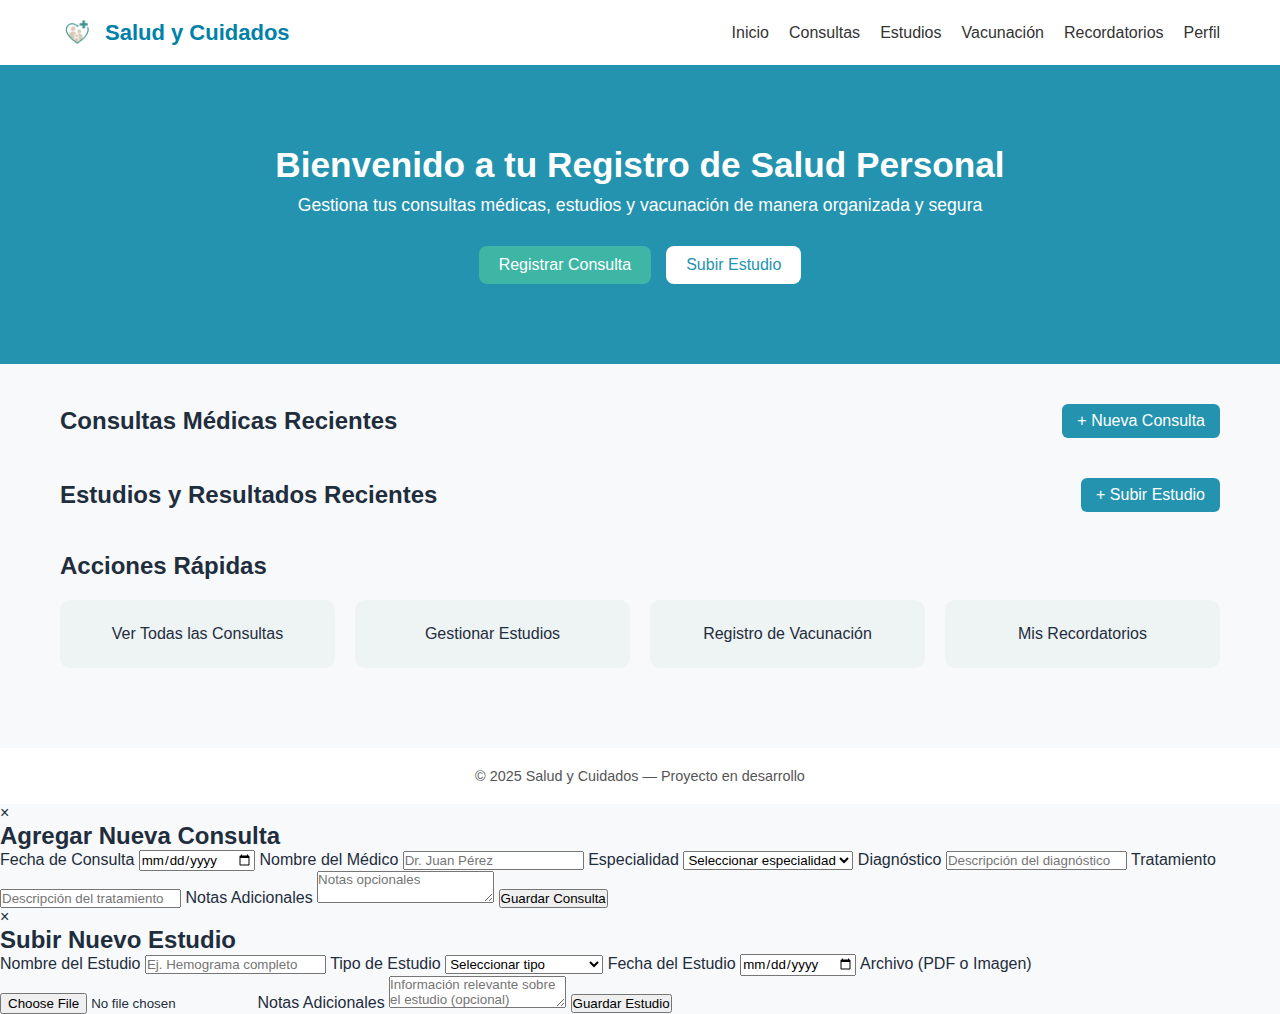
<file: index.html>
<!DOCTYPE html>
<html lang="es">
<head>
  <meta charset="UTF-8" />
  <meta name="viewport" content="width=device-width, initial-scale=1.0" />
  <title>Salud y Cuidados</title>
  <link rel="stylesheet" href="vistaIndex.css" />
  <link href="fonts/fuente1.css" rel="Fontes" />
</head>
<body>
  <header class="navbar">
    <div class="logo">
      <img src="img/logo 1.avif" alt="logo" />
      <h1>Salud y Cuidados</h1>
    </div>
    <nav>
      <ul class="menu">
        <li><a href="index.php">Inicio</a></li>
        <li><a href="consultas.php">Consultas</a></li>
        <li><a href="estudios.php">Estudios</a></li>
        <li><a href="vacunacion.php">Vacunación</a></li>
        <li><a href="recordatoriosVacunacion.php">Recordatorios</a></li>
        <li><a href="perfil.php">Perfil</a></li>
      </ul>
    </nav>
  </header>

  <section class="hero">
    <h2>Bienvenido a tu Registro de Salud Personal</h2>
    <p>Gestiona tus consultas médicas, estudios y vacunación de manera organizada y segura</p>
    <div class="hero-buttons">
      <button class="btn btn-primary">Registrar Consulta</button>
      <button class="btn btn-secondary">Subir Estudio</button>
    </div>
  </section>

  <main class="content">
    <section class="section">
      <div class="section-header">
        <h3>Consultas Médicas Recientes</h3>
        <button class="btn btn-small">+ Nueva Consulta</button>
      </div>
    </section>

    <section class="section">
      <div class="section-header">
        <h3>Estudios y Resultados Recientes</h3>
        <button class="btn btn-small">+ Subir Estudio</button>
      </div>
    </section>

    <section class="section acciones">
      <h2>Acciones Rápidas</h2>
      <div class="acciones-grid">
        <div class="card">Ver Todas las Consultas</div>
        <div class="card">Gestionar Estudios</div>
        <div class="card">Registro de Vacunación</div>
        <div class="card">Mis Recordatorios</div>
      </div>
    </section>
  </main>

  <footer>
    <p>© 2025 Salud y Cuidados — Proyecto en desarrollo</p>
  </footer>

  <!-- MODAL: Agregar Nueva Consulta -->
  <div id="modalConsulta" class="modal">
    <div class="modal-contenido">
      <span class="cerrar cerrar-consulta">&times;</span>
      <h2>Agregar Nueva Consulta</h2>

      <form>
        <label>Fecha de Consulta</label>
        <input type="date" required>

        <label>Nombre del Médico</label>
        <input type="text" placeholder="Dr. Juan Pérez" required>

        <label>Especialidad</label>
        <select required>
          <option value="">Seleccionar especialidad</option>
          <option>Medicina General</option>
          <option>Pediatría</option>
          <option>Cardiología</option>
          <option>Dermatología</option>
        </select>

        <label>Diagnóstico</label>
        <input type="text" placeholder="Descripción del diagnóstico">

        <label>Tratamiento</label>
        <input type="text" placeholder="Descripción del tratamiento">

        <label>Notas Adicionales</label>
        <textarea placeholder="Notas opcionales"></textarea>

        <button type="submit" class="btn-guardar">Guardar Consulta</button>
      </form>
    </div>
  </div>

  <!-- MODAL: Subir Estudio -->
  <div id="modalEstudio" class="modal">
    <div class="modal-contenido">
      <span class="cerrar cerrar-estudio">&times;</span>
      <h2>Subir Nuevo Estudio</h2>

      <form>
        <label>Nombre del Estudio</label>
        <input type="text" placeholder="Ej. Hemograma completo" required>

        <label>Tipo de Estudio</label>
        <select required>
          <option value="">Seleccionar tipo</option>
          <option>Análisis de sangre</option>
          <option>Rayos X</option>
          <option>Resonancia magnética</option>
          <option>Ultrasonido</option>
        </select>

        <label>Fecha del Estudio</label>
        <input type="date" required>

        <label>Archivo (PDF o Imagen)</label>
        <input type="file" accept=".pdf, .jpg, .png, .jpeg" required>

        <label>Notas Adicionales</label>
        <textarea placeholder="Información relevante sobre el estudio (opcional)"></textarea>

        <button type="submit" class="btn-guardar">Guardar Estudio</button>
      </form>
    </div>
  </div>

  <!-- SCRIPT PRINCIPAL -->
  <script>
    // --- MODAL CONSULTA ---
    const modalConsulta = document.getElementById("modalConsulta");
    const btnAbrirConsulta = document.querySelector(".btn-primary");
    const btnCerrarConsulta = document.querySelector(".cerrar-consulta");

    btnAbrirConsulta.onclick = () => {
      modalConsulta.style.display = "flex";
    };

    btnCerrarConsulta.onclick = () => {
      modalConsulta.style.display = "none";
    };

    // --- MODAL ESTUDIO ---
    const modalEstudio = document.getElementById("modalEstudio");
    const btnAbrirEstudio = document.querySelector(".btn-secondary");
    const btnCerrarEstudio = document.querySelector(".cerrar-estudio");

    btnAbrirEstudio.onclick = () => {
      modalEstudio.style.display = "flex";
    };

    btnCerrarEstudio.onclick = () => {
      modalEstudio.style.display = "none";
    };

    // --- CERRAR AL HACER CLICK FUERA ---
    window.onclick = (event) => {
      if (event.target === modalConsulta) modalConsulta.style.display = "none";
      if (event.target === modalEstudio) modalEstudio.style.display = "none";
    };
  </script>
</body>
</html>
</file>
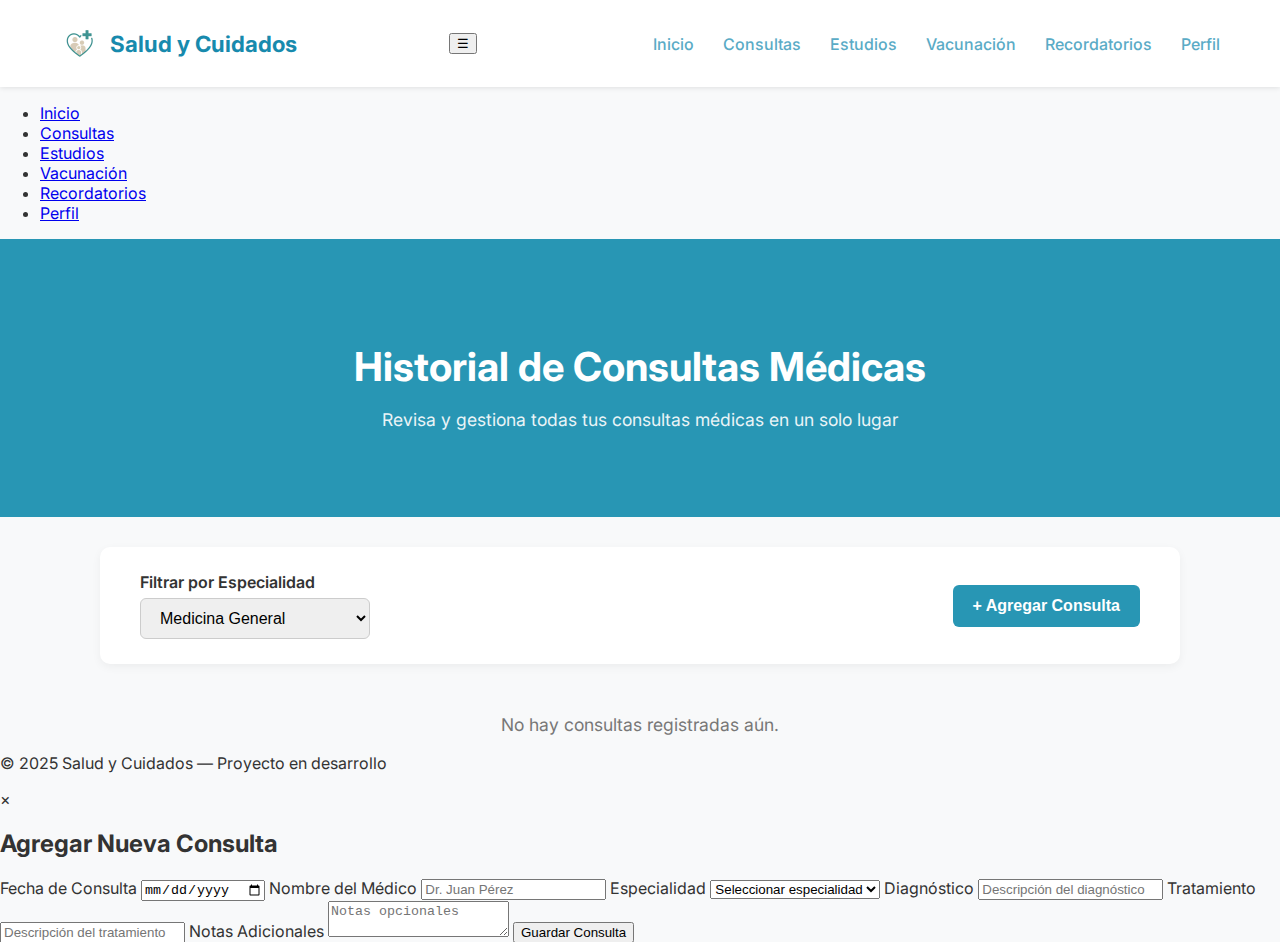
<file: consultas.html>
<!DOCTYPE html>
<html lang="es">
<head>
    <meta charset="UTF-8">
    <meta name="viewport" content="width=device-width, initial-scale=1.0">
    <title>Historial de Consultas Médicas</title>
    <link rel="stylesheet" href="vistaConsulta.css">
    <link href="fonts/fuente1.css" rel="Fontes" />
</head>
<body>
    <!-- Barra de navegación -->
    <header class="navbar">
        <div class="logo">
            <img src="img/logo 1.avif" alt="Logo Salud y Cuidados">
            <h1>Salud y Cuidados</h1>
        </div>

        <!-- Botón hamburguesa (solo visible en móvil) -->
        <button class="menu-btn" id="menu-btn">☰</button>


        <!-- Menú de navegación normal (visible en PC) -->
        <nav class="nav-links">
            <a href="index.html">Inicio</a>
            <a href="consultas.html">Consultas</a>
            <a href="estudios.html">Estudios</a>
            <a href="vacunacion.html">Vacunación</a>
            <a href="recordatoriosVacunacion.html">Recordatorios</a>
            <a href="perfil.html">Perfil</a>
        </nav>
    </header>

    <!-- Sidebar (solo visible en móvil cuando se abre) -->
    <aside class="sidebar" id="sidebar">
        <ul class="menu">
        <li><a href="index.html">Inicio</a></li>
        <li><a href="consultas.html">Consultas</a></li>
        <li><a href="estudios.html">Estudios</a></li>
        <li><a href="vacunacion.html">Vacunación</a></li>
        <li><a href="recordatoriosVacunacion.html">Recordatorios</a></li>
        <li><a href="perfil.html">Perfil</a></li>
        </ul>
    </aside>

    <script>
    const menuBtn = document.getElementById("menu-btn");
    const sidebar = document.getElementById("sidebar");

    menuBtn.addEventListener("click", () => {
      sidebar.classList.toggle("active");
    });

    // Cierra el menú al hacer clic en un enlace (en móvil)
    document.querySelectorAll(".sidebar a").forEach(link => {
      link.addEventListener("click", () => sidebar.classList.remove("active"));
    });
  </script>


    <!-- Encabezado principal -->
    <section class="hero">
        <h2>Historial de Consultas Médicas</h2>
        <p>Revisa y gestiona todas tus consultas médicas en un solo lugar</p>
    </section>

    <!-- Filtro y botón -->
    <section class="filtro-consultas">

        
        <div class="filtro">
            <label for="especialidad">Filtrar por Especialidad</label>
            <select id="especialidad">
                <option>Medicina General</option>
                <option>Pediatría</option>
                <option>Cardiología</option>
                <option>Dermatología</option>
            </select>
        </div>

        <button class="btn-agregar">+ Agregar Consulta</button>
    </section>

    <!-- Aquí podrían listarse las consultas -->
    <section class="consultas-lista">
        <p>No hay consultas registradas aún.</p>
    </section>

    <footer>
        <p>© 2025 Salud y Cuidados — Proyecto en desarrollo</p>
    </footer>
    
    <!-- Modal: Agregar Nueva Consulta -->
    <div id="modalConsulta" class="modal">
        <div class="modal-contenido">
            <span class="cerrar">&times;</span>
            <h2>Agregar Nueva Consulta</h2>

            <form>
                <label>Fecha de Consulta</label>
                <input type="date" required>

                <label>Nombre del Médico</label>
                <input type="text" placeholder="Dr. Juan Pérez" required>

                <label>Especialidad</label>
                <select required>
                    <option value="">Seleccionar especialidad</option>
                    <option>Medicina General</option>
                    <option>Pediatría</option>
                    <option>Cardiología</option>
                    <option>Dermatología</option>
                </select>

                <label>Diagnóstico</label>
                <input type="text" placeholder="Descripción del diagnóstico">

                <label>Tratamiento</label>
                <input type="text" placeholder="Descripción del tratamiento">

                <label>Notas Adicionales</label>
                <textarea placeholder="Notas opcionales"></textarea>

                <button type="submit" class="btn-guardar">Guardar Consulta</button>
            </form>
        </div>
    </div>

    <!-- Script -->
    <script>
        const modal = document.getElementById("modalConsulta");
        const btnAbrir = document.querySelector(".btn-agregar");
        const btnCerrar = document.querySelector(".cerrar");

        // Abrir modal
        btnAbrir.onclick = () => {
            modal.style.display = "flex"; // usamos flex para centrar
        };

        // Cerrar modal
        btnCerrar.onclick = () => {
            modal.style.display = "none";
        };

        // Cerrar al hacer clic fuera del contenido
        window.onclick = (event) => {
            if (event.target === modal) {
                modal.style.display = "none";
            }
        };
    </script>
</body>
</html>
</file>
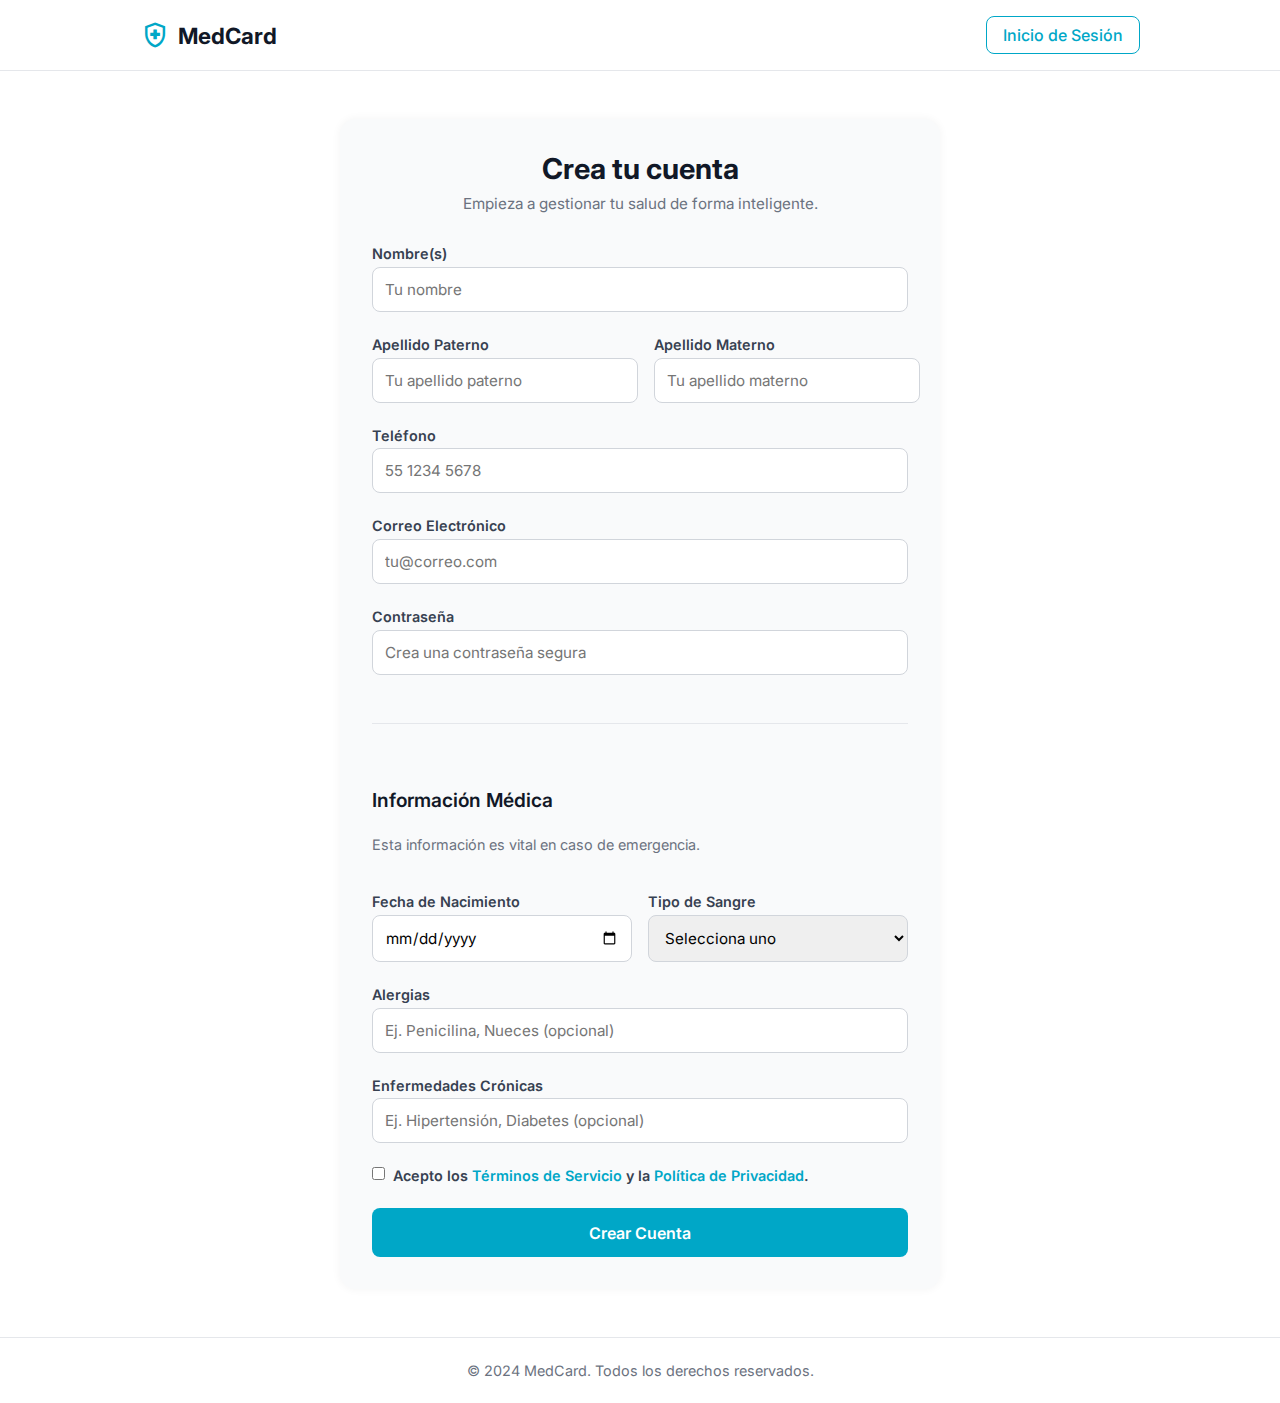
<file: crearCuenta.html>
<!DOCTYPE html>
<html lang="es">
<head>
  <meta charset="utf-8" />
  <meta name="viewport" content="width=device-width, initial-scale=1.0" />
  <title>Crear Cuenta - MedCard</title>
  <link href="https://fonts.googleapis.com/css2?family=Inter:wght@400;600;700&display=swap" rel="stylesheet" />
  <link href="https://fonts.googleapis.com/css2?family=Material+Symbols+Outlined" rel="stylesheet" />
  <link rel="stylesheet" href="vistaCrearCuenta.css" />
</head>

<body>
  <header class="navbar">
    <div class="container">
      <a href="#" class="brand">
        <span class="material-symbols-outlined icon">health_and_safety</span>
        <h1>MedCard</h1>
      </a>
      <a href="#" class="btn-outline">Inicio de Sesión</a>
    </div>
  </header>

  <main class="main">
    <div class="form-container">
      <div class="title-section">
        <h2>Crea tu cuenta</h2>
        <p>Empieza a gestionar tu salud de forma inteligente.</p>
      </div>

      <form action="#" method="POST" class="form">
        <div class="form-group">
          <label for="nombre">Nombre(s)</label>
          <input type="text" id="nombre" name="nombre" placeholder="Tu nombre" required />
        </div>

        <div class="form-row">
          <div class="form-group">
            <label for="apellido-paterno">Apellido Paterno</label>
            <input type="text" id="apellido-paterno" name="apellido-paterno" placeholder="Tu apellido paterno" required />
          </div>
          <div class="form-group">
            <label for="apellido-materno">Apellido Materno</label>
            <input type="text" id="apellido-materno" name="apellido-materno" placeholder="Tu apellido materno" />
          </div>
        </div>

        <div class="form-group">
          <label for="telefono">Teléfono</label>
          <input type="tel" id="telefono" name="telefono" placeholder="55 1234 5678" required />
        </div>

        <div class="form-group">
          <label for="email">Correo Electrónico</label>
          <input type="email" id="email" name="email" placeholder="tu@correo.com" required />
        </div>

        <div class="form-group">
          <label for="password">Contraseña</label>
          <input type="password" id="password" name="password" placeholder="Crea una contraseña segura" required />
        </div>

        <hr />

        <h3>Información Médica</h3>
        <p class="subtext">Esta información es vital en caso de emergencia.</p>

        <div class="form-row">
          <div class="form-group">
            <label for="fecha-nacimiento">Fecha de Nacimiento</label>
            <input type="date" id="fecha-nacimiento" name="fecha-nacimiento" required />
          </div>

          <div class="form-group">
            <label for="tipo-sangre">Tipo de Sangre</label>
            <select id="tipo-sangre" name="tipo-sangre">
              <option>Selecciona uno</option>
              <option>A+</option>
              <option>A-</option>
              <option>B+</option>
              <option>B-</option>
              <option>AB+</option>
              <option>AB-</option>
              <option>O+</option>
              <option>O-</option>
              <option>No lo sé</option>
            </select>
          </div>
        </div>

        <div class="form-group">
          <label for="alergias">Alergias</label>
          <input type="text" id="alergias" name="alergias" placeholder="Ej. Penicilina, Nueces (opcional)" />
        </div>

        <div class="form-group">
          <label for="enfermedades-cronicas">Enfermedades Crónicas</label>
          <input type="text" id="enfermedades-cronicas" name="enfermedades-cronicas"
            placeholder="Ej. Hipertensión, Diabetes (opcional)" />
        </div>

        <div class="terms">
          <input type="checkbox" id="terms" name="terms" />
          <label for="terms">
            Acepto los <a href="#">Términos de Servicio</a> y la <a href="#">Política de Privacidad</a>.
          </label>
        </div>

        <button type="submit" class="btn-primary">Crear Cuenta</button>
      </form>
    </div>
  </main>

  <footer class="footer">
    <p>© 2024 MedCard. Todos los derechos reservados.</p>
  </footer>
</body>
</html>
</file>
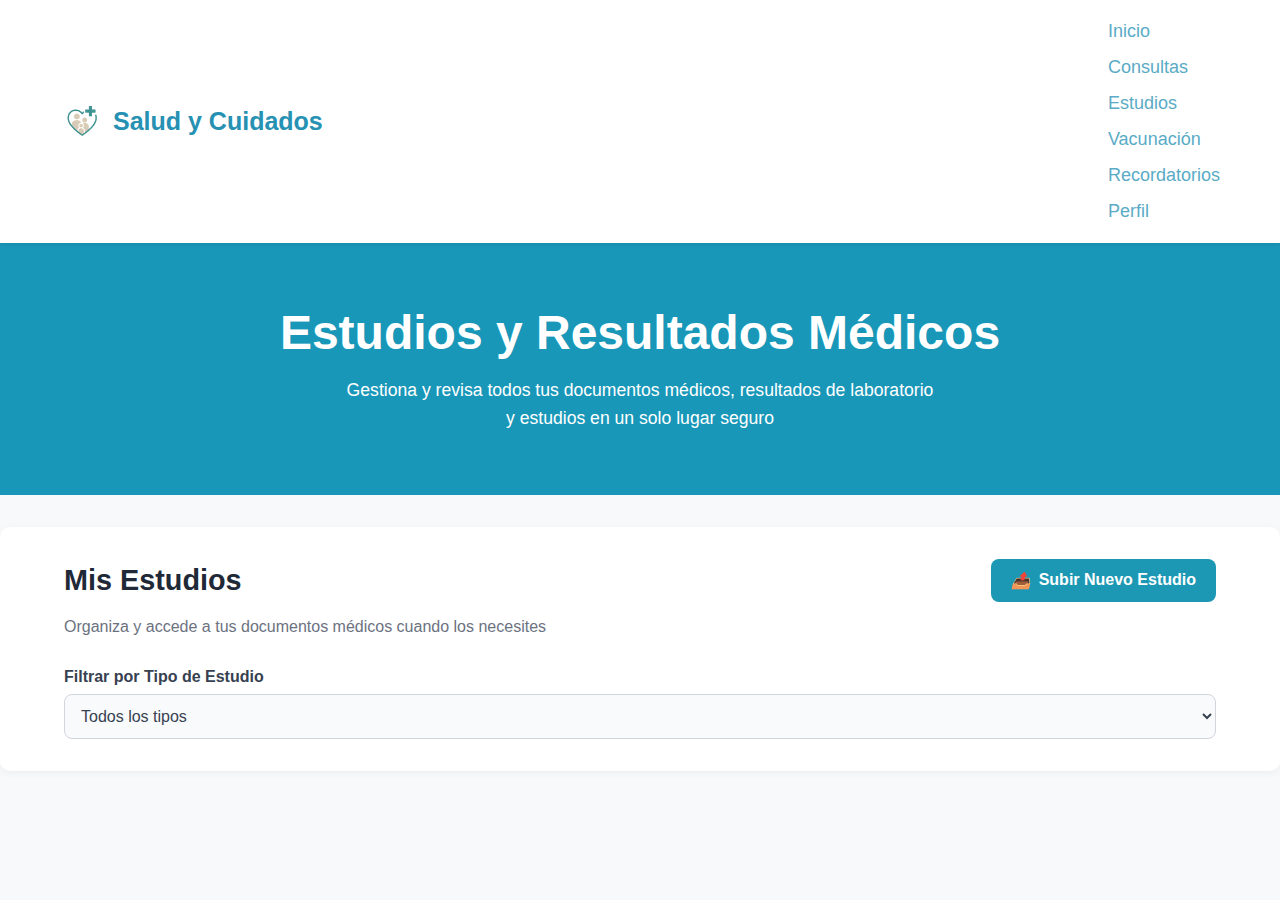
<file: estudios.html>
<!DOCTYPE html>
<html lang="es">
<head>
  <meta charset="UTF-8">
  <meta name="viewport" content="width=device-width, initial-scale=1.0">
  <title>Salud y Cuidados - Estudios</title>
  <link rel="stylesheet" href="vistaEstudios.css">
  <link href="fonts/fuente1.css" rel="Fontes" />
</head>
<body>
  <header class="navbar">
    <div class="logo">
      <img src="img/logo 1.avif" alt="Logo" class="logo-img">
      <span>Salud y Cuidados</span>
    </div>
    <nav class="menu">
      <a href="index.php">Inicio</a>
      <a href="consultas.php">Consultas</a>
      <a href="estudios.php">Estudios</a>
      <a href="vacunacion.php">Vacunación</a>
      <a href="recordatoriosVacunacion.php">Recordatorios</a>
      <a href="perfil.php">Perfil</a>
    </nav>
  </header>

  <section class="hero">
    <h1>Estudios y Resultados Médicos</h1>
    <p>Gestiona y revisa todos tus documentos médicos, resultados de laboratorio y estudios en un solo lugar seguro</p>
  </section>

  <main class="content">
    <div class="content-header">
      <h2>Mis Estudios</h2>
      <button class="btn-upload">
        <i class="icon">📤</i>   Subir Nuevo Estudio
      </button>
    </div>
    <p class="subtext">Organiza y accede a tus documentos médicos cuando los necesites</p>

    <div class="filter-box">
      <label for="tipoEstudio">Filtrar por Tipo de Estudio</label>
      <select id="tipoEstudio">
        <option>Todos los tipos</option>
        <option>Análisis de sangre</option>
        <option>Rayos X</option>
        <option>Resonancia magnética</option>
        <option>Ultrasonido</option>
      </select>
    </div>
  </main>

  
  <!-- MODAL Para subir Estudios-->
  <div id="modalEstudio" class="modal">
    <div class="modal-contenido">
      <span class="cerrar">&times;</span>
      <h2>Subir Nuevo Estudio</h2>

      <form>
        <label>Nombre del Estudio</label>
        <input type="text" placeholder="Ej. Hemograma completo" required>

        <label>Tipo de Estudio</label>
        <select required>
          <option value="">Seleccionar tipo</option>
          <option>Análisis de sangre</option>
          <option>Rayos X</option>
          <option>Resonancia magnética</option>
          <option>Ultrasonido</option>
        </select>

        <label>Fecha del Estudio</label>
        <input type="date" required>

        <label>Archivo (PDF o Imagen)</label>
        <input type="file" accept=".pdf, .jpg, .png, .jpeg" required>

        <label>Notas Adicionales</label>
        <textarea placeholder="Información relevante sobre el estudio (opcional)"></textarea>

        <button type="submit" class="btn-guardar">Guardar Estudio</button>
      </form>
    </div>
  </div>

  <!-- SCRIPT -->
  <script>
    const modal = document.getElementById("modalEstudio");
    const btnAbrir = document.querySelector(".btn-upload");
    const btnCerrar = document.querySelector(".cerrar");

    btnAbrir.onclick = () => {
      modal.style.display = "flex";
    };

    btnCerrar.onclick = () => {
      modal.style.display = "none";
    };

    window.onclick = (event) => {
      if (event.target === modal) {
        modal.style.display = "none";
      }
    };
  </script>
</body>
</html>
</file>
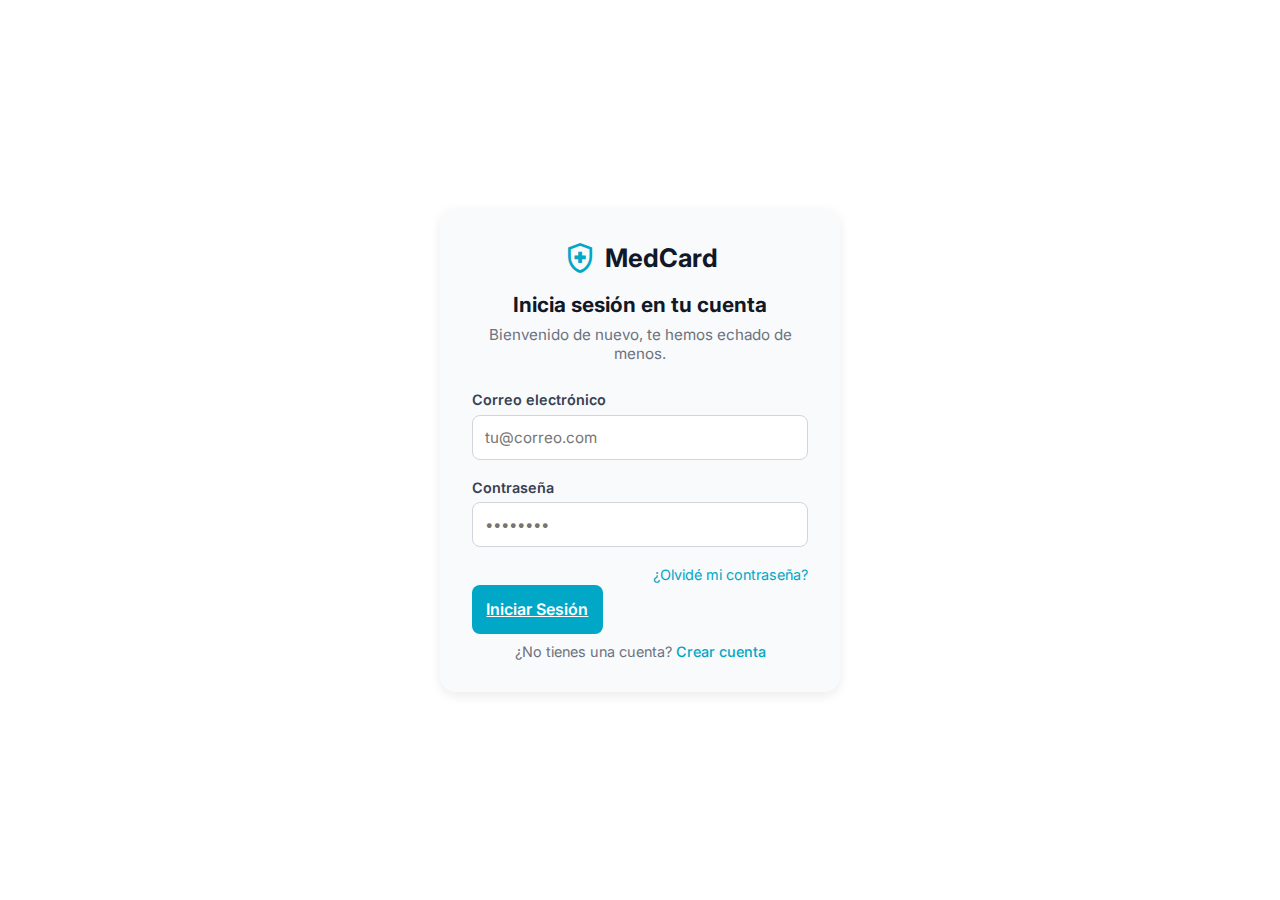
<file: inicioSesion.html>
<!DOCTYPE html>
<html lang="es">
<head>
  <meta charset="utf-8" />
  <meta name="viewport" content="width=device-width, initial-scale=1.0" />
  <title>Inicio de Sesión - MedCard</title>

  <link href="https://fonts.googleapis.com/css2?family=Inter:wght@400;600;700&display=swap" rel="stylesheet" />
  <link href="https://fonts.googleapis.com/css2?family=Material+Symbols+Outlined" rel="stylesheet" />
  <link rel="stylesheet" href="vistaInicioSesion.css" />
</head>

<body>
  <main class="login-container">
    <div class="login-card">
      <div class="login-header">
        <div class="logo">
          <span class="material-symbols-outlined icon">health_and_safety</span>
          <h1>MedCard</h1>
        </div>
        <h2>Inicia sesión en tu cuenta</h2>
        <p>Bienvenido de nuevo, te hemos echado de menos.</p>
      </div>

      <div class="form-box">
        <form action="#" method="POST" class="form">
          <div class="form-group">
            <label for="email">Correo electrónico</label>
            <input type="email" id="email" name="email" placeholder="tu@correo.com" required />
          </div>

          <div class="form-group">
            <label for="password">Contraseña</label>
            <input type="password" id="password" name="password" placeholder="••••••••" required />
            
          </div>

          <div class="options">
            <a href="#" class="forgot">¿Olvidé mi contraseña?</a>
          </div>
          <a href="sesionIniciada.html" class="btn-primary">Iniciar Sesión</a>
        </form>
      </div>

      <div class="register-text">
        <p>¿No tienes una cuenta? <a href="#">Crear cuenta</a></p>
      </div>
    </div>
  </main>
</body>
</html>
</file>
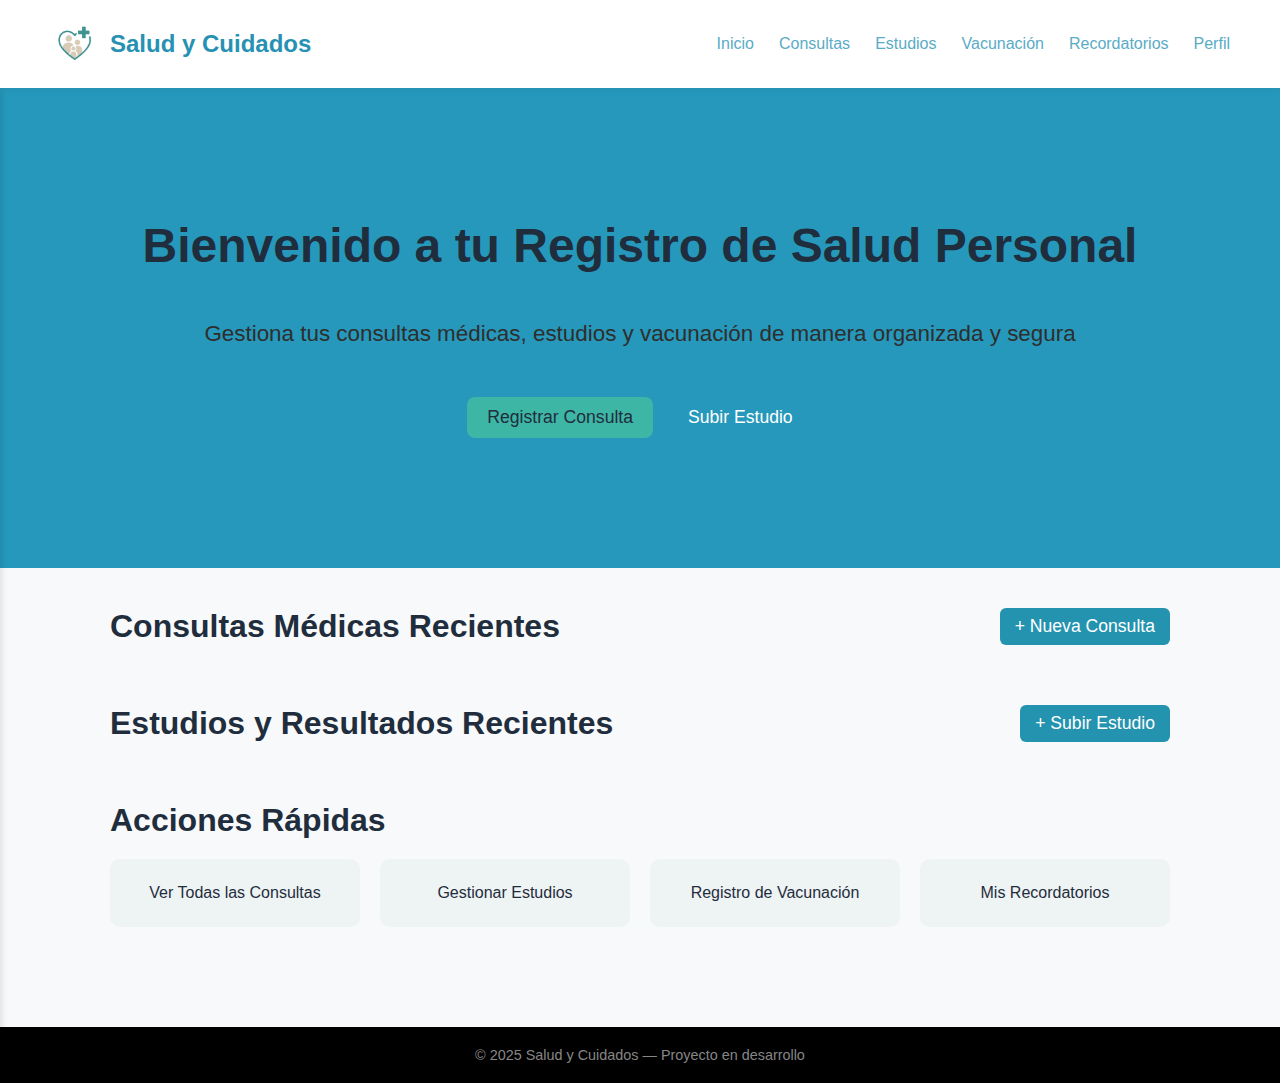
<file: sesionIniciada.html>
<!DOCTYPE html>
<html lang="es">
<head>
  <meta charset="UTF-8" />
  <meta name="viewport" content="width=device-width, initial-scale=1.0" />
  <title>Salud y Cuidados</title>
  <link rel="stylesheet" href="vistaSesionIniciada.css" />
  <link href="fonts/fuente1.css" rel="Fontes" />
</head>
<body>
  <!-- Navbar superior -->
  <header class="navbar">
    <div class="logo">
      <img src="img/logo 1.avif" alt="logo" />
      <h1>Salud y Cuidados</h1>
    </div>

    <!-- Botón hamburguesa (solo visible en móvil) -->
    <button class="menu-btn" id="menu-btn">☰</button>

    <!-- Menú de navegación normal (visible en PC) -->
    <nav class="nav-links">
      <a href="index.html">Inicio</a>
      <a href="consultas.html">Consultas</a>
      <a href="estudios.html">Estudios</a>
      <a href="vacunacion.html">Vacunación</a>
      <a href="recordatoriosVacunacion.html">Recordatorios</a>
      <a href="perfil.html">Perfil</a>
    </nav>
  </header>

  <!-- Sidebar (solo visible en móvil cuando se abre) -->
  <aside class="sidebar" id="sidebar">
    <ul class="menu">
      <li><a href="index.html">Inicio</a></li>
      <li><a href="consultas.html">Consultas</a></li>
      <li><a href="estudios.html">Estudios</a></li>
      <li><a href="vacunacion.html">Vacunación</a></li>
      <li><a href="recordatoriosVacunacion.html">Recordatorios</a></li>
      <li><a href="perfil.html">Perfil</a></li>
    </ul>
  </aside>
  
  <script>
    const menuBtn = document.getElementById("menu-btn");
    const sidebar = document.getElementById("sidebar");

    menuBtn.addEventListener("click", () => {
      sidebar.classList.toggle("active");
    });

    // Cierra el menú al hacer clic en un enlace (en móvil)
    document.querySelectorAll(".sidebar a").forEach(link => {
      link.addEventListener("click", () => sidebar.classList.remove("active"));
    });
  </script>

  <section class="hero">
    <h2>Bienvenido a tu Registro de Salud Personal</h2>
    <p>Gestiona tus consultas médicas, estudios y vacunación de manera organizada y segura</p>
    <div class="hero-buttons">
      <button class="btn btn-primary">Registrar Consulta</button>
      <button class="btn btn-secondary">Subir Estudio</button>
    </div>
  </section>

  <main class="content">
    <section class="section">
      <div class="section-header">
        <h3>Consultas Médicas Recientes</h3>
        <button class="btn btn-small">+ Nueva Consulta</button>
      </div>
    </section>

    <section class="section">
      <div class="section-header">
        <h3>Estudios y Resultados Recientes</h3>
        <button class="btn btn-small">+ Subir Estudio</button>
      </div>
    </section>

    <section class="section acciones">
      <h2>Acciones Rápidas</h2>
      <div class="acciones-grid">
        <div class="card">Ver Todas las Consultas</div>
        <div class="card">Gestionar Estudios</div>
        <div class="card">Registro de Vacunación</div>
        <div class="card">Mis Recordatorios</div>
      </div>
    </section>
  </main>

  <footer>
    <p>© 2025 Salud y Cuidados — Proyecto en desarrollo</p>
  </footer>

  <!-- MODAL: Agregar Nueva Consulta -->
  <div id="modalConsulta" class="modal">
    <div class="modal-contenido">
      <span class="cerrar cerrar-consulta">&times;</span>
      <h2>Agregar Nueva Consulta</h2>

      <form>
        <label>Fecha de Consulta</label>
        <input type="date" required>

        <label>Nombre del Médico</label>
        <input type="text" placeholder="Dr. Juan Pérez" required>

        <label>Especialidad</label>
        <select required>
          <option value="">Seleccionar especialidad</option>
          <option>Medicina General</option>
          <option>Pediatría</option>
          <option>Cardiología</option>
          <option>Dermatología</option>
        </select>

        <label>Diagnóstico</label>
        <input type="text" placeholder="Descripción del diagnóstico">

        <label>Tratamiento</label>
        <input type="text" placeholder="Descripción del tratamiento">

        <label>Notas Adicionales</label>
        <textarea placeholder="Notas opcionales"></textarea>

        <button type="submit" class="btn-guardar">Guardar Consulta</button>
      </form>
    </div>
  </div>

  <!-- MODAL: Subir Estudio -->
  <div id="modalEstudio" class="modal">
    <div class="modal-contenido">
      <span class="cerrar cerrar-estudio">&times;</span>
      <h2>Subir Nuevo Estudio</h2>

      <form>
        <label>Nombre del Estudio</label>
        <input type="text" placeholder="Ej. Hemograma completo" required>

        <label>Tipo de Estudio</label>
        <select required>
          <option value="">Seleccionar tipo</option>
          <option>Análisis de sangre</option>
          <option>Rayos X</option>
          <option>Resonancia magnética</option>
          <option>Ultrasonido</option>
        </select>

        <label>Fecha del Estudio</label>
        <input type="date" required>

        <label>Archivo (PDF o Imagen)</label>
        <input type="file" accept=".pdf, .jpg, .png, .jpeg" required>

        <label>Notas Adicionales</label>
        <textarea placeholder="Información relevante sobre el estudio (opcional)"></textarea>

        <button type="submit" class="btn-guardar">Guardar Estudio</button>
      </form>
    </div>
  </div>

  <!-- SCRIPT PRINCIPAL -->
  <script>
    // --- MODAL CONSULTA ---
    const modalConsulta = document.getElementById("modalConsulta");
    const btnAbrirConsulta = document.querySelector(".btn-primary");
    const btnCerrarConsulta = document.querySelector(".cerrar-consulta");

    btnAbrirConsulta.onclick = () => {
      modalConsulta.style.display = "flex";
    };

    btnCerrarConsulta.onclick = () => {
      modalConsulta.style.display = "none";
    };

    // --- MODAL ESTUDIO ---
    const modalEstudio = document.getElementById("modalEstudio");
    const btnAbrirEstudio = document.querySelector(".btn-secondary");
    const btnCerrarEstudio = document.querySelector(".cerrar-estudio");

    btnAbrirEstudio.onclick = () => {
      modalEstudio.style.display = "flex";
    };

    btnCerrarEstudio.onclick = () => {
      modalEstudio.style.display = "none";
    };

    // --- CERRAR AL HACER CLICK FUERA ---
    window.onclick = (event) => {
      if (event.target === modalConsulta) modalConsulta.style.display = "none";
      if (event.target === modalEstudio) modalEstudio.style.display = "none";
    };
  </script>
</body>
</html>
</file>
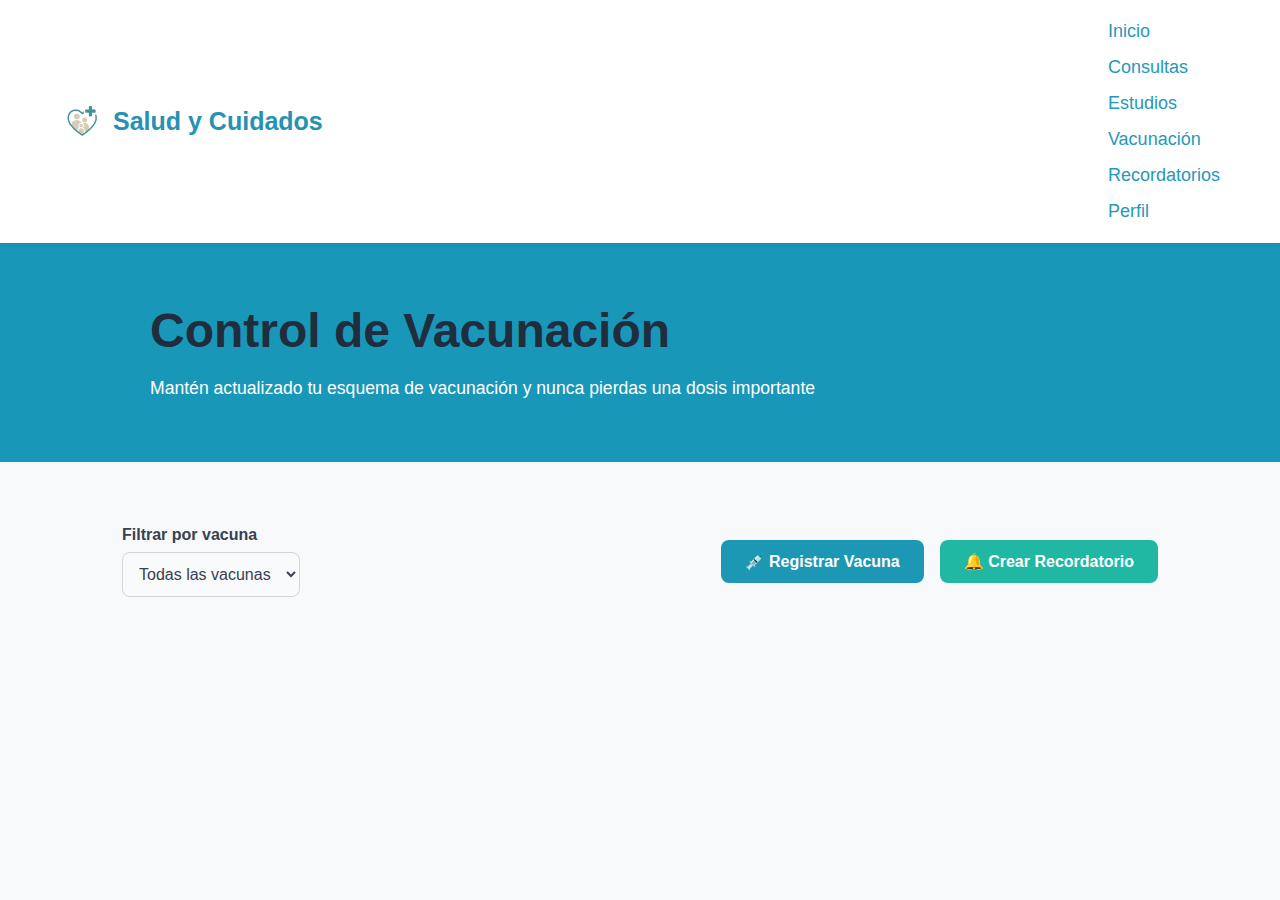
<file: vacunacion.html>
<!DOCTYPE html>
<html lang="es">
<head>
  <meta charset="UTF-8">
  <meta name="viewport" content="width=device-width, initial-scale=1.0">
  <title>Salud y Cuidados - Vacunación</title>
  <link rel="stylesheet" href="vistaVacunacion.css">
  <link href="fonts/fuente1.css" rel="stylesheet">
</head>
<body>
  <header class="navbar">
    <div class="logo">
      <img src="img/logo 1.avif" alt="Logo" class="logo-img">
      <span>Salud y Cuidados</span>
    </div>
    <nav class="menu">
      <a href="index.php">Inicio</a>
      <a href="consultas.php">Consultas</a>
      <a href="estudios.php">Estudios</a>
      <a href="vacunacion.php">Vacunación</a>
      <a href="recordatoriosVacunacion.php">Recordatorios</a>
      <a href="perfil.php">Perfil</a>
    </nav>
  </header>

  <section class="hero">
    <h1>Control de Vacunación</h1>
    <p>Mantén actualizado tu esquema de vacunación y nunca pierdas una dosis importante</p>
  </section>

  <main class="content">
    <div class="content-top">
      <div class="filter-box">
        <label for="vacuna">Filtrar por vacuna</label>
        <select id="vacuna">
          <option>Todas las vacunas</option>
          <option>COVID-19</option>
          <option>Influenza</option>
          <option>Hepatitis B</option>
          <option>Tétanos</option>
        </select>
      </div>

      <div class="buttons">
        <button class="btn blue">
          💉 Registrar Vacuna
        </button>
        <button class="btn green">
          🔔 Crear Recordatorio
        </button>
      </div>
    </div>
  </main>
</body>
</html>
</file>
<file: vistaIndex.css>
* {
  margin: 0;
  padding: 0;
  box-sizing: border-box;
  font-family: "Poppins", sans-serif;
}

body {
  background-color: #f7f9fa;
  color: #1f2d3d;
}

/* ===== Navbar ===== */
.navbar {
  background-color: white;
  display: flex;
  justify-content: space-between;
  align-items: center;
  padding: 15px 60px;
  box-shadow: 0 2px 6px rgba(0,0,0,0.05);
}

.logo {
  display: flex;
  align-items: center;
  gap: 10px;
}

.logo img {
  width: 35px;
  height: 35px;
}

.logo h1 {
  color: #0082a8;
  font-size: 22px;
}

.navbar ul {
  list-style: none;
  display: flex;
  gap: 20px;
}

.navbar a {
  text-decoration: none;
  color: #333;
  font-weight: 500;
}

.navbar a:hover {
  color: #0082a8;
}

/* ===== Hero ===== */
.hero {
  background-color: #2493af;
  text-align: center;
  color: white;
  padding: 80px 20px;
}

.hero h2 {
  font-size: 2.2rem;
  margin-bottom: 10px;
  font-weight: 700;
}

.hero p {
  font-size: 1.1rem;
  margin-bottom: 30px;
}

.hero-buttons {
  display: flex;
  justify-content: center;
  gap: 15px;
}

.btn {
  border: none;
  padding: 10px 20px;
  border-radius: 8px;
  cursor: pointer;
  font-size: 1rem;
  transition: 0.3s;
}

.btn-primary {
  background-color: #3eb6a5;
  color: white;
}

.btn-primary:hover {
  background-color: #36a292;
}

.btn-secondary {
  background-color: white;
  color: #2493af;
}

.btn-secondary:hover {
  background-color: #f3f3f3;
}

/* ===== Main Content ===== */
.content {
  padding: 40px 60px;
}

.section {
  margin-bottom: 40px;
}

.section-header {
  display: flex;
  justify-content: space-between;
  align-items: center;
}

.section-header h3 {
  font-size: 1.5rem;
  color: #1f2d3d;
}

.btn-small {
  background-color: #2493af;
  color: white;
  padding: 8px 15px;
  border-radius: 6px;
}

.btn-small:hover {
  background-color: #1c7a8c;
}

/* ===== Acciones Rápidas ===== */
.acciones-grid {
  display: grid;
  grid-template-columns: repeat(auto-fit, minmax(250px, 1fr));
  gap: 20px;
  margin-top: 20px;
}

.card {
  background-color: #eef3f4;
  text-align: center;
  padding: 25px 15px;
  border-radius: 10px;
  font-weight: 500;
  transition: 0.3s;
  cursor: pointer;
}

.card:hover {
  background-color: #d8e9eb;
}

/* ===== Footer ===== */
footer {
  text-align: center;
  padding: 20px;
  background-color: white;
  font-size: 0.9rem;
  color: #555;
}
</file>
<file: fonts/fuente1.css>
/* cyrillic-ext */
@font-face {
  font-family: 'Inter';
  font-style: normal;
  font-weight: 400;
  font-display: swap;
  src: url(https://fonts.gstatic.com/s/inter/v20/UcC73FwrK3iLTeHuS_nVMrMxCp50SjIa2JL7SUc.woff2) format('woff2');
  unicode-range: U+0460-052F, U+1C80-1C8A, U+20B4, U+2DE0-2DFF, U+A640-A69F, U+FE2E-FE2F;
}
/* cyrillic */
@font-face {
  font-family: 'Inter';
  font-style: normal;
  font-weight: 400;
  font-display: swap;
  src: url(https://fonts.gstatic.com/s/inter/v20/UcC73FwrK3iLTeHuS_nVMrMxCp50SjIa0ZL7SUc.woff2) format('woff2');
  unicode-range: U+0301, U+0400-045F, U+0490-0491, U+04B0-04B1, U+2116;
}
/* greek-ext */
@font-face {
  font-family: 'Inter';
  font-style: normal;
  font-weight: 400;
  font-display: swap;
  src: url(https://fonts.gstatic.com/s/inter/v20/UcC73FwrK3iLTeHuS_nVMrMxCp50SjIa2ZL7SUc.woff2) format('woff2');
  unicode-range: U+1F00-1FFF;
}
/* greek */
@font-face {
  font-family: 'Inter';
  font-style: normal;
  font-weight: 400;
  font-display: swap;
  src: url(https://fonts.gstatic.com/s/inter/v20/UcC73FwrK3iLTeHuS_nVMrMxCp50SjIa1pL7SUc.woff2) format('woff2');
  unicode-range: U+0370-0377, U+037A-037F, U+0384-038A, U+038C, U+038E-03A1, U+03A3-03FF;
}
/* vietnamese */
@font-face {
  font-family: 'Inter';
  font-style: normal;
  font-weight: 400;
  font-display: swap;
  src: url(https://fonts.gstatic.com/s/inter/v20/UcC73FwrK3iLTeHuS_nVMrMxCp50SjIa2pL7SUc.woff2) format('woff2');
  unicode-range: U+0102-0103, U+0110-0111, U+0128-0129, U+0168-0169, U+01A0-01A1, U+01AF-01B0, U+0300-0301, U+0303-0304, U+0308-0309, U+0323, U+0329, U+1EA0-1EF9, U+20AB;
}
/* latin-ext */
@font-face {
  font-family: 'Inter';
  font-style: normal;
  font-weight: 400;
  font-display: swap;
  src: url(https://fonts.gstatic.com/s/inter/v20/UcC73FwrK3iLTeHuS_nVMrMxCp50SjIa25L7SUc.woff2) format('woff2');
  unicode-range: U+0100-02BA, U+02BD-02C5, U+02C7-02CC, U+02CE-02D7, U+02DD-02FF, U+0304, U+0308, U+0329, U+1D00-1DBF, U+1E00-1E9F, U+1EF2-1EFF, U+2020, U+20A0-20AB, U+20AD-20C0, U+2113, U+2C60-2C7F, U+A720-A7FF;
}
/* latin */
@font-face {
  font-family: 'Inter';
  font-style: normal;
  font-weight: 400;
  font-display: swap;
  src: url(https://fonts.gstatic.com/s/inter/v20/UcC73FwrK3iLTeHuS_nVMrMxCp50SjIa1ZL7.woff2) format('woff2');
  unicode-range: U+0000-00FF, U+0131, U+0152-0153, U+02BB-02BC, U+02C6, U+02DA, U+02DC, U+0304, U+0308, U+0329, U+2000-206F, U+20AC, U+2122, U+2191, U+2193, U+2212, U+2215, U+FEFF, U+FFFD;
}
/* cyrillic-ext */
@font-face {
  font-family: 'Inter';
  font-style: normal;
  font-weight: 600;
  font-display: swap;
  src: url(https://fonts.gstatic.com/s/inter/v20/UcC73FwrK3iLTeHuS_nVMrMxCp50SjIa2JL7SUc.woff2) format('woff2');
  unicode-range: U+0460-052F, U+1C80-1C8A, U+20B4, U+2DE0-2DFF, U+A640-A69F, U+FE2E-FE2F;
}
/* cyrillic */
@font-face {
  font-family: 'Inter';
  font-style: normal;
  font-weight: 600;
  font-display: swap;
  src: url(https://fonts.gstatic.com/s/inter/v20/UcC73FwrK3iLTeHuS_nVMrMxCp50SjIa0ZL7SUc.woff2) format('woff2');
  unicode-range: U+0301, U+0400-045F, U+0490-0491, U+04B0-04B1, U+2116;
}
/* greek-ext */
@font-face {
  font-family: 'Inter';
  font-style: normal;
  font-weight: 600;
  font-display: swap;
  src: url(https://fonts.gstatic.com/s/inter/v20/UcC73FwrK3iLTeHuS_nVMrMxCp50SjIa2ZL7SUc.woff2) format('woff2');
  unicode-range: U+1F00-1FFF;
}
/* greek */
@font-face {
  font-family: 'Inter';
  font-style: normal;
  font-weight: 600;
  font-display: swap;
  src: url(https://fonts.gstatic.com/s/inter/v20/UcC73FwrK3iLTeHuS_nVMrMxCp50SjIa1pL7SUc.woff2) format('woff2');
  unicode-range: U+0370-0377, U+037A-037F, U+0384-038A, U+038C, U+038E-03A1, U+03A3-03FF;
}
/* vietnamese */
@font-face {
  font-family: 'Inter';
  font-style: normal;
  font-weight: 600;
  font-display: swap;
  src: url(https://fonts.gstatic.com/s/inter/v20/UcC73FwrK3iLTeHuS_nVMrMxCp50SjIa2pL7SUc.woff2) format('woff2');
  unicode-range: U+0102-0103, U+0110-0111, U+0128-0129, U+0168-0169, U+01A0-01A1, U+01AF-01B0, U+0300-0301, U+0303-0304, U+0308-0309, U+0323, U+0329, U+1EA0-1EF9, U+20AB;
}
/* latin-ext */
@font-face {
  font-family: 'Inter';
  font-style: normal;
  font-weight: 600;
  font-display: swap;
  src: url(https://fonts.gstatic.com/s/inter/v20/UcC73FwrK3iLTeHuS_nVMrMxCp50SjIa25L7SUc.woff2) format('woff2');
  unicode-range: U+0100-02BA, U+02BD-02C5, U+02C7-02CC, U+02CE-02D7, U+02DD-02FF, U+0304, U+0308, U+0329, U+1D00-1DBF, U+1E00-1E9F, U+1EF2-1EFF, U+2020, U+20A0-20AB, U+20AD-20C0, U+2113, U+2C60-2C7F, U+A720-A7FF;
}
/* latin */
@font-face {
  font-family: 'Inter';
  font-style: normal;
  font-weight: 600;
  font-display: swap;
  src: url(https://fonts.gstatic.com/s/inter/v20/UcC73FwrK3iLTeHuS_nVMrMxCp50SjIa1ZL7.woff2) format('woff2');
  unicode-range: U+0000-00FF, U+0131, U+0152-0153, U+02BB-02BC, U+02C6, U+02DA, U+02DC, U+0304, U+0308, U+0329, U+2000-206F, U+20AC, U+2122, U+2191, U+2193, U+2212, U+2215, U+FEFF, U+FFFD;
}
/* cyrillic-ext */
@font-face {
  font-family: 'Inter';
  font-style: normal;
  font-weight: 700;
  font-display: swap;
  src: url(https://fonts.gstatic.com/s/inter/v20/UcC73FwrK3iLTeHuS_nVMrMxCp50SjIa2JL7SUc.woff2) format('woff2');
  unicode-range: U+0460-052F, U+1C80-1C8A, U+20B4, U+2DE0-2DFF, U+A640-A69F, U+FE2E-FE2F;
}
/* cyrillic */
@font-face {
  font-family: 'Inter';
  font-style: normal;
  font-weight: 700;
  font-display: swap;
  src: url(https://fonts.gstatic.com/s/inter/v20/UcC73FwrK3iLTeHuS_nVMrMxCp50SjIa0ZL7SUc.woff2) format('woff2');
  unicode-range: U+0301, U+0400-045F, U+0490-0491, U+04B0-04B1, U+2116;
}
/* greek-ext */
@font-face {
  font-family: 'Inter';
  font-style: normal;
  font-weight: 700;
  font-display: swap;
  src: url(https://fonts.gstatic.com/s/inter/v20/UcC73FwrK3iLTeHuS_nVMrMxCp50SjIa2ZL7SUc.woff2) format('woff2');
  unicode-range: U+1F00-1FFF;
}
/* greek */
@font-face {
  font-family: 'Inter';
  font-style: normal;
  font-weight: 700;
  font-display: swap;
  src: url(https://fonts.gstatic.com/s/inter/v20/UcC73FwrK3iLTeHuS_nVMrMxCp50SjIa1pL7SUc.woff2) format('woff2');
  unicode-range: U+0370-0377, U+037A-037F, U+0384-038A, U+038C, U+038E-03A1, U+03A3-03FF;
}
/* vietnamese */
@font-face {
  font-family: 'Inter';
  font-style: normal;
  font-weight: 700;
  font-display: swap;
  src: url(https://fonts.gstatic.com/s/inter/v20/UcC73FwrK3iLTeHuS_nVMrMxCp50SjIa2pL7SUc.woff2) format('woff2');
  unicode-range: U+0102-0103, U+0110-0111, U+0128-0129, U+0168-0169, U+01A0-01A1, U+01AF-01B0, U+0300-0301, U+0303-0304, U+0308-0309, U+0323, U+0329, U+1EA0-1EF9, U+20AB;
}
/* latin-ext */
@font-face {
  font-family: 'Inter';
  font-style: normal;
  font-weight: 700;
  font-display: swap;
  src: url(https://fonts.gstatic.com/s/inter/v20/UcC73FwrK3iLTeHuS_nVMrMxCp50SjIa25L7SUc.woff2) format('woff2');
  unicode-range: U+0100-02BA, U+02BD-02C5, U+02C7-02CC, U+02CE-02D7, U+02DD-02FF, U+0304, U+0308, U+0329, U+1D00-1DBF, U+1E00-1E9F, U+1EF2-1EFF, U+2020, U+20A0-20AB, U+20AD-20C0, U+2113, U+2C60-2C7F, U+A720-A7FF;
}
/* latin */
@font-face {
  font-family: 'Inter';
  font-style: normal;
  font-weight: 700;
  font-display: swap;
  src: url(https://fonts.gstatic.com/s/inter/v20/UcC73FwrK3iLTeHuS_nVMrMxCp50SjIa1ZL7.woff2) format('woff2');
  unicode-range: U+0000-00FF, U+0131, U+0152-0153, U+02BB-02BC, U+02C6, U+02DA, U+02DC, U+0304, U+0308, U+0329, U+2000-206F, U+20AC, U+2122, U+2191, U+2193, U+2212, U+2215, U+FEFF, U+FFFD;
}
</file>
<file: vistaConsulta.css>
/* Fuente general */
@import url('https://fonts.googleapis.com/css2?family=Inter:wght@400;600;700&display=swap');

body {
    margin: 0;
    font-family: 'Inter', sans-serif;
    background-color: #f8f9fa;
    color: #333;
}

/* Barra de navegación */
.navbar {
    background-color: #fff;
    display: flex;
    justify-content: space-between;
    align-items: center;
    padding: 15px 60px;
    box-shadow: 0 1px 5px rgba(0,0,0,0.1);
}

.logo {
    display: flex;
    align-items: center;
    gap: 10px;
}

.logo img {
    width: 40px;
}

.logo h1 {
    color: #178aad;
    font-size: 1.4rem;
    font-weight: 700;
}

.navbar nav a {
    margin-left: 25px;
    text-decoration: none;
    color: #5aabc6;
    font-weight: 500;
    transition: 0.3s;
}

.navbar nav a:hover {
    color: #0e5d72;
}

/* Encabezado azul */
.hero {
    background-color: #2896b4;
    color: white;
    text-align: center;
    padding: 70px 20px;
}

.hero h2 {
    font-size: 2.5rem;
    margin-bottom: 10px;
}

.hero p {
    font-size: 1.1rem;
    opacity: 0.9;
}

/* Filtro y botón */
.filtro-consultas {
    display: flex;
    justify-content: space-between;
    align-items: center;
    background: #fff;
    max-width: 1000px;
    margin: 30px auto;
    padding: 25px 40px;
    border-radius: 10px;
    box-shadow: 0 3px 10px rgba(0,0,0,0.05);
}

.filtro label {
    display: block;
    font-weight: 600;
    margin-bottom: 6px;
}

.filtro select {
    padding: 10px 15px;
    border: 1px solid #ccc;
    border-radius: 6px;
    width: 230px;
    font-size: 1rem;
}

.btn-agregar {
    background-color: #2896b4;
    color: white;
    font-weight: 600;
    border: none;
    padding: 12px 20px;
    border-radius: 6px;
    cursor: pointer;
    font-size: 1rem;
    transition: 0.3s;
}

.btn-agregar:hover {
    background-color: #1d7a93;
}

/* Sección de consultas */
.consultas-lista {
    text-align: center;
    color: #777;
    font-size: 1.1rem;
    margin-top: 50px;
}
</file>
<file: vistaCrearCuenta.css>
/* === Estilos base === */
* {
  margin: 0;
  padding: 0;
  box-sizing: border-box;
  font-family: "Inter", sans-serif;
}

body {
  background-color: #ffffff;
  color: #111827;
  display: flex;
  flex-direction: column;
  min-height: 100vh;
}

/* === Navbar === */
.navbar {
  background: #ffffff;
  border-bottom: 1px solid #e5e7eb;
  padding: 1rem 0;
  position: sticky;
  top: 0;
  z-index: 10;
}

.container {
  width: 90%;
  max-width: 1000px;
  margin: auto;
  display: flex;
  justify-content: space-between;
  align-items: center;
}

.brand {
  display: flex;
  align-items: center;
  gap: 0.5rem;
  text-decoration: none;
  color: #111827;
}

.brand h1 {
  font-size: 1.4rem;
  font-weight: 700;
}

.icon {
  font-size: 30px;
  color: #00a7c7;
}

.btn-outline {
  border: 1px solid #00a7c7;
  padding: 0.5rem 1rem;
  color: #00a7c7;
  border-radius: 8px;
  text-decoration: none;
  font-weight: 500;
  transition: 0.3s;
}

.btn-outline:hover {
  background: rgba(0, 167, 199, 0.1);
}

/* === Main === */
.main {
  flex-grow: 1;
  display: flex;
  align-items: center;
  justify-content: center;
  padding: 3rem 1rem;
}

.form-container {
  width: 100%;
  max-width: 600px;
  background: #f9fafb;
  border-radius: 16px;
  box-shadow: 0 0 10px rgba(0, 0, 0, 0.05);
  padding: 2rem;
}

.title-section {
  text-align: center;
  margin-bottom: 2rem;
}

.title-section h2 {
  font-size: 1.8rem;
  font-weight: 700;
}

.title-section p {
  color: #6b7280;
  font-size: 0.95rem;
  margin-top: 0.5rem;
}

/* === Formulario === */
.form {
  display: flex;
  flex-direction: column;
  gap: 1.5rem;
}

.form-group {
  display: flex;
  flex-direction: column;
  gap: 0.3rem;
}

label {
  font-size: 0.9rem;
  font-weight: 600;
  color: #374151;
}

input,
select {
  padding: 0.75rem;
  border: 1px solid #d1d5db;
  border-radius: 8px;
  font-size: 0.95rem;
  transition: border 0.3s, box-shadow 0.3s;
}

input:focus,
select:focus {
  border-color: #00a7c7;
  box-shadow: 0 0 0 3px rgba(0, 167, 199, 0.2);
  outline: none;
}

.form-row {
  display: flex;
  gap: 1rem;
}

.form-row .form-group {
  flex: 1;
}

hr {
  border: none;
  border-top: 1px solid #e5e7eb;
  margin: 1.5rem 0;
}

h3 {
  font-size: 1.2rem;
  font-weight: 600;
  margin-top: 1rem;
}

.subtext {
  font-size: 0.9rem;
  color: #6b7280;
  margin-bottom: 1rem;
}

/* === Términos === */
.terms {
  display: flex;
  align-items: flex-start;
  gap: 0.5rem;
  font-size: 0.9rem;
}

.terms a {
  color: #00a7c7;
  text-decoration: none;
}

.terms a:hover {
  text-decoration: underline;
}

/* === Botón principal === */
.btn-primary {
  background: #00a7c7;
  color: #fff;
  padding: 0.9rem;
  border: none;
  border-radius: 8px;
  font-size: 1rem;
  font-weight: 600;
  cursor: pointer;
  transition: 0.3s;
}

.btn-primary:hover {
  background: #0090ad;
}

/* === Footer === */
.footer {
  text-align: center;
  padding: 1.5rem 0;
  font-size: 0.9rem;
  color: #6b7280;
  border-top: 1px solid #e5e7eb;
}
</file>
<file: vistaEstudios.css>
* {
  margin: 0;
  padding: 0;
  box-sizing: border-box;
  font-family: 'Poppins', sans-serif;
}

body {
  background-color: #f7f9fb;
  color: #1f2937;
}


/* ---------- NAVBAR A---------- */
.navbar {
  background-color: #fff;
  display: flex;
  justify-content: space-between;
  align-items: center;
  padding: 1.3rem 60px;
  box-shadow: 0 1px 5px rgba(0,0,0,0.1);
  position: relative;
  width: 100%;
  top: 0;
  left: 0;
  z-index: 1000;
}

.logo {
  display: flex;
  align-items: center;
  font-weight: 700;
  font-size: 25px;
  color: #2691b2;
}

.logo-img {
  width: 45px;
  height: 45px;
  margin-right: 8px;
}

/* Menú de enlaces en PC */
.nav-links {
  display: flex;
  gap: 25px;
}

.nav-links a {
  text-decoration: none;
  color: #5aabc6;
  font-weight: 500;
  transition: 0.3s;
}

.nav-links a:hover {
  color: #0082a8;
}

/* Botón menú hamburguesa (☰) */
.menu-btn {
  display: none;
  font-size: 40px;
  background: none;
  border: none;
  color: #2691b2;
  cursor: pointer;
}

/* ===== Sidebar (solo móvil) ===== */
.sidebar {
  position: absolute;
  top: 90px;
  left: 0;
  width: 250px;
  height: calc(100vh - -460px);
  background-color: #f4f7f9;
  box-shadow: 2px 0 6px rgba(0, 0, 0, 0.1);
  padding-top: 20px;
  transform: translateX(-100%);
  transition: transform 0.3s ease;
  z-index: 999;
}

.sidebar.active {
  transform: translateX(0);
}

.menu {
  list-style: none;
  padding: 0;
  display: flex;
  flex-direction: column;
  gap: 15px;
}


.menu a {
  margin-left: 1.5rem;
  text-decoration: none;
  color: #5aabc6;
  font-weight: 500;
  transition: color 0.2s ease;
  font-size: large;
}

/* ===== RESPONSIVE ===== */
@media (max-width: 768px) {
  .nav-links {
    display: none; /* ocultar menú superior */
  }

  .menu-btn {
    display: block; /* mostrar botón ☰ */
  }

  /* En móvil, la navbar sí es fija */
  .navbar {
    position: fixed;
    top: 0;
    left: 0;
  }

  .sidebar {
    display: block;
  }
}


/*
.menu a:hover,
.menu a.active {
  color: #0083b0;
}*/
.navbar nav a:hover {
    color: #0e5d72;
}


/* ---------- HERO SECTION ---------- */
.hero {
  background-color: #1997b9;
  color: white;
  text-align: center;
  padding: 3.9rem 1rem;
}

@media (max-width: 768px) {
  .hero {
    padding: 8rem 1rem 2rem 2rem;
  }
}

.hero h1 {
  font-size: 3rem;
  font-weight: 700;
  margin-bottom: 1rem;
}


.hero p {
  font-size: 1.1rem;
  max-width: 600px;
  margin: 0 auto;
  line-height: 1.6;
}


/* ---------- MAIN CONTENT ---------- */
.content {
  max-width: 80rem;
  margin: 2rem auto;
  background: #fff;
  padding: 2rem 4rem;
  border-radius: 10px;
  box-shadow: 0 2px 8px rgba(0,0,0,0.05);
}



.content-header {
  display: flex;
  justify-content: space-between;
  align-items: center;
  margin-bottom: 1rem;
}

.content-header h2 {
  font-size: 1.8rem;
  font-weight: 700;
}


.subtext {
  color: #6b7280;
  margin-bottom: 2rem;
}

@media (max-width: 768px) {
  .content-header {
    flex-direction: column;
    align-items: center;
    text-align: center;
  }

  .content-header h2 {
    margin-bottom: 10px;
  }

  .subtext {
    text-align: center;
  }
  
  .filter-box {
    align-items: center;
  }
}

.btn-upload {
  background-color: #1c98b4;
  color: white;
  border: none;
  padding: 0.75rem 1.25rem;
  border-radius: 8px;
  font-weight: 600;
  cursor: pointer;
  display: flex;
  align-items: center;
  gap: 0.5rem;
  transition: background 0.2s ease;
  font-size: medium;
}

.btn-movil {
  display: none;
  background-color: #1c98b4;
  color: white;
  border: none;
  padding: 0.75rem 1.25rem;
  border-radius: 8px;
  font-weight: 600;
  cursor: pointer;
  align-items: center;
  gap: 0.5rem;
  transition: background 0.2s ease;
  font-size: medium;
}

@media (max-width: 768px) {
  .btn-movil {
    display: flex;
    margin: 1rem auto 2rem auto;
  }
  .btn-upload {
    display: none;
  }
}

.btn-upload:hover {
  background-color: #157a91;
}

/* Sección de consultas */
.consultas-lista {
    text-align: center;
    color: #777;
    font-size: 1.1rem;
    margin-top: 50px;
    margin-bottom: 50px;
    padding: 151px 120px;
}

@media (max-width: 768px) {
    .consultas-lista {
        padding: 50px 40px;
    }
}

/* ===== Footer ===== */
footer {
  text-align: center;
  margin-top: 60px;
  padding: 20px;
  background-color: rgb(0, 0, 0);
  font-size: 0.9rem;
  color: #868686;
}


/* ---------- FILTER BOX ---------- */
.filter-box {
  display: flex;
  flex-direction: column;
  gap: 0.5rem;
}

.filter-box label {
  display: inline-block;
  width: 200px;
  font-weight: 600;  
  color: #374151;
}

.filter-box select {
  padding: 0.75rem;
  border: 1px solid #d1d5db;
  border-radius: 8px;
  font-size: 1rem;
  background-color: #f9fafb;
  color: #374151;
}

/* ---------- MODAL ---------- */
.modal {
  display: none;
  position: fixed;
  z-index: 1000;
  top: 0;
  left: 0;
  width: 100%;
  height: 100%;
  background-color: rgba(0,0,0,0.5);
  justify-content: center;
  align-items: center;
}

.modal-contenido {
  background-color: #fff;
  padding: 30px 40px;
  border-radius: 10px;
  width: 500px;
  max-width: 90%;
  box-shadow: 0 5px 20px rgba(0,0,0,0.3);
  position: relative;
}

.modal-contenido h2 {
  color: #1a8aa4;
  margin-bottom: 20px;
}

.modal-contenido label {
  display: block;
  margin-top: 12px;
  font-weight: 600;
}

.modal-contenido input,
.modal-contenido select,
.modal-contenido textarea {
  width: 100%;
  padding: 10px;
  margin-top: 6px;
  border: 1px solid #ccc;
  border-radius: 6px;
  font-size: 1rem;
}

.modal-contenido textarea {
  resize: vertical;
  height: 80px;
}

.btn-guardar {
  background-color: #2896b4;
  color: white;
  border: none;
  margin-top: 20px;
  padding: 12px 20px;
  border-radius: 6px;
  cursor: pointer;
  font-weight: 600;
  width: 100%;
}

.btn-guardar:hover {
  background-color: #1d7a93;
}

.cerrar {
  position: absolute;
  top: 10px;
  right: 15px;
  font-size: 25px;
  font-weight: bold;
  color: #555;
  cursor: pointer;
}

.cerrar:hover {
  color: #000;
}

/* ---------- MOSTRAR ESTUDIOS ---------- */

.estudios-grid {
  display: grid;
  grid-template-columns: repeat(auto-fit, minmax(300px, 1fr));
  gap: 1.5rem;
  margin-top: 1.5rem;
}

.tarjeta-estudio {
  background: #fff;
  border-radius: 12px;
  padding: 20px;
  box-shadow: 0 4px 10px rgba(0,0,0,0.1);
  transition: transform 0.2s ease;
}

.tarjeta-estudio:hover {
  transform: scale(1.02);
}

.tarjeta-estudio .tarjeta-header {
  display: flex;
  justify-content: space-between;
  align-items: center;
  margin-bottom: 10px;
}

.tarjeta-estudio .tarjeta-header h4 {
  color: #00796b;
  margin: 0;
}

.btn-detalles-estudio {
  width: 100%;
  padding: 10px;
  background-color: #00897b;
  border: none;
  border-radius: 8px;
  color: #fff;
  font-weight: bold;
  cursor: pointer;
}

.btn-detalles-estudio:hover {
  background-color: #00695c;
}

/* Modal Detalles Estudio */
#modalDetallesEstudio {
  display: none;
  position: fixed;
  z-index: 999;
  left: 0;
  top: 0;
  width: 100%;
  height: 100%;
  background-color: rgba(0,0,0,0.5);
  justify-content: center;
  align-items: center;
}

#modalDetallesEstudio .modal-contenido {
  background: white;
  border-radius: 12px;
  padding: 25px;
  width: 90%;
  max-width: 500px;
  box-shadow: 0 4px 10px rgba(0,0,0,0.3);
  animation: aparecer 0.3s ease;
}

#modalDetallesEstudio p {
  margin-bottom: 10px;
}

.cerrar-detalle-estudio {
  float: right;
  font-size: 25px;
  cursor: pointer;
  color: #666;
}

.cerrar-detalle-estudio:hover {
  color: #000;
}
</file>
<file: vistaInicioSesion.css>
/* === Base general === */
* {
  margin: 0;
  padding: 0;
  box-sizing: border-box;
  font-family: "Inter", sans-serif;
}

body {
  background-color: #ffffff;
  color: #111827;
  display: flex;
  flex-direction: column;
  min-height: 100vh;
}

/* === Contenedor principal === */
.login-container {
  display: flex;
  align-items: center;
  justify-content: center;
  padding: 2rem;
  min-height: 100vh;
}

/* === Tarjeta de inicio de sesión === */
.login-card {
  width: 100%;
  max-width: 400px;
  background-color: #f9fafb;
  border-radius: 16px;
  box-shadow: 0 4px 12px rgba(0, 0, 0, 0.08);
  padding: 2rem;
  text-align: center;
}

/* === Encabezado === */
.login-header .logo {
  display: flex;
  justify-content: center;
  align-items: center;
  gap: 0.4rem;
  margin-bottom: 0.8rem;
}

.icon {
  color: #00a7c7;
  font-size: 36px;
}

.login-header h1 {
  font-size: 1.6rem;
  font-weight: 700;
}

.login-header h2 {
  font-size: 1.3rem;
  font-weight: 700;
  margin-top: 1rem;
}

.login-header p {
  color: #6b7280;
  font-size: 0.95rem;
  margin-top: 0.5rem;
}

/* === Formulario === */
.form-box {
  margin-top: 1.8rem;
  text-align: left;
}

.form-group {
  margin-bottom: 1.2rem;
}

label {
  display: block;
  font-size: 0.9rem;
  font-weight: 600;
  color: #374151;
  margin-bottom: 0.4rem;
}

input {
  width: 100%;
  padding: 0.75rem;
  border: 1px solid #d1d5db;
  border-radius: 8px;
  font-size: 0.95rem;
  color: #111827;
  background-color: #ffffff;
  transition: border 0.3s, box-shadow 0.3s;
}

input:focus {
  border-color: #00a7c7;
  box-shadow: 0 0 0 3px rgba(0, 167, 199, 0.2);
  outline: none;
}

/* === Opciones === */
.options {
  display: flex;
  justify-content: flex-end;
  margin-bottom: 1rem;
}

.forgot {
  color: #00a7c7;
  font-size: 0.9rem;
  text-decoration: none;
}

.forgot:hover {
  text-decoration: underline;
}

/* === Botón === */
.btn-primary {
  width: 100%;
  background-color: #00a7c7;
  color: white;
  font-weight: 600;
  font-size: 1rem;
  border: none;
  padding: 0.9rem;
  border-radius: 8px;
  cursor: pointer;
  transition: 0.3s;
}

.btn-primary:hover {
  background-color: #0090ad;
}

/* === Texto de registro === */
.register-text {
  margin-top: 1.5rem;
  font-size: 0.9rem;
  color: #6b7280;
}

.register-text a {
  color: #00a7c7;
  text-decoration: none;
  font-weight: 500;
}

.register-text a:hover {
  text-decoration: underline;
}
</file>
<file: vistaSesionIniciada.css>
/* ===== Configuración general ===== */
* {
  margin: 0;
  padding: 0;
  box-sizing: border-box;
  font-family: "Poppins", sans-serif;
}

body {
  background-color: #f7f9fa;
  color: #1f2d3d;
}

/* ===== Navbar superior ===== */
.navbar {
  background-color: white;
  display: flex;
  justify-content: space-between;
  align-items: center;
  padding: 1.2rem 50px;
  box-shadow: 0 2px 6px rgba(0,0,0,0.05);
  position: relative;
  width: 100%;
  top: 0;
  left: 0;
  z-index: 1000;
}

/* Logo */
.logo {
  display: flex;
  align-items: center;
  gap: 10px;
}

.logo img {
  width: 50px;
  height: 50px;
}

.logo h1 {
  color: #2691b2;
  font-size: 24px;
}

/* Menú de enlaces en PC */
.nav-links {
  display: flex;
  gap: 25px;
}

.nav-links a {
  text-decoration: none;
  color: #5aabc6;
  font-weight: 500;
  transition: 0.3s;
}

.nav-links a:hover {
  color: #0082a8;
}

/* Botón menú hamburguesa (☰) */
.menu-btn {
  display: none;
  font-size: 40px;
  background: none;
  border: none;
  color: #2691b2;
  cursor: pointer;
}

/* ===== Sidebar (solo móvil) ===== */
.sidebar {
  position: absolute;
  top: 90px;
  left: 0;
  width: 250px;
  height: calc(100vh - -460px);
  background-color: #f4f7f9;
  box-shadow: 2px 0 6px rgba(0, 0, 0, 0.1);
  padding-top: 20px;
  transform: translateX(-100%);
  transition: transform 0.3s ease;
  z-index: 999;
}

.sidebar.active {
  transform: translateX(0);
}

.menu {
  list-style: none;
  padding: 0;
  display: flex;
  flex-direction: column;
  gap: 15px;
}

.menu a {
  text-decoration: none;
  color: #2691b2;
  font-weight: 500;
  padding: 10px 20px;
  display: block;
  transition: background 0.3s;
}

.menu a:hover {
  background-color: #e0f4ff;
}


/* ===== RESPONSIVE ===== */
@media (max-width: 768px) {
  .nav-links {
    display: none; /* ocultar menú superior */
  }

  .menu-btn {
    display: block; /* mostrar botón ☰ */
  }

  /* En móvil, la navbar sí es fija */
  .navbar {
    position: fixed;
    top: 0;
    left: 0;
  }

  .sidebar {
    display: block;
  }
}
/* ===== Hero ===== */
.hero {
  background-color: #2698bb;
  text-align: center;
  color: white;
  padding: 130px 20px;
}

.hero h2 {
  font-size: 3rem;
  margin-bottom: 3rem;
  font-weight: 700;
  color: #1f2d3d;
}

.hero p {
  font-size: 1.4rem;
  margin-bottom: 50px;
  color: rgb(46, 46, 46);
}

.hero-buttons {
  display: flex;
  justify-content: center;
  gap: 15px;
}

.btn {
  border: none;
  padding: 10px 20px;
  border-radius: 8px;
  cursor: pointer;
  font-size: 1.1rem;
  transition: 0.3s;
}

.btn-primary {
  background-color: #3eb6a5;
  color: #1f2d3d;
}

.btn-primary:hover {
  background-color: #36a292;
}

.btn-secondary {
  background-color: #2698bb;
  color: white;
}

.btn-secondary:hover {
  background-color: gray;
}

/* ===== Main Content ===== */
.content {
  padding: 40px 110px;
}

@media (max-width: 768px) {
  .content {
    padding: 20px 20px;
  }
}

.section {
  margin-bottom: 60px;
}

.section-header {
  display: flex;
  justify-content: space-between;
  align-items: center;
}

.section-header h3 {
  font-size: 2rem;
  color: #1f2d3d;
}

.btn-small {
  background-color: #2493af;
  color: white;
  padding: 8px 15px;
  border-radius: 6px;
}

.btn-small:hover {
  background-color: #1c7a8c;
}

/* ===== Acciones Rápidas ===== */
.acciones h2{
  font-size: 2rem;
}
@media (max-width: 768px) {
  .acciones h2{
    text-align: center;
  }
}
.acciones-grid {
  display: grid;
  grid-template-columns: repeat(auto-fit, minmax(250px, 1fr));
  gap: 20px;
  margin-top: 20px;
}

.card {
  background-color: #eef3f4;
  text-align: center;
  padding: 25px 15px;
  border-radius: 10px;
  font-weight: 500;
  transition: 0.3s;
  cursor: pointer;
}

.card:hover {
  background-color: #d8e9eb;
}

/* ===== Footer ===== */
footer {
  text-align: center;
  padding: 20px;
  background-color: rgb(0, 0, 0);
  font-size: 0.9rem;
  color: #868686;
}

/* MODAL CONSULTA */
/* === MODAL === */
.modal {
  display: none; /* Oculto por defecto */
  position: fixed;
  z-index: 1000;
  top: 0;
  left: 0;
  width: 100%;
  height: 100%;
  background-color: rgba(0, 0, 0, 0.5);
  justify-content: center; /* centra horizontal */
  align-items: center; /* centra vertical */
}

.modal-contenido {
  background-color: #fff;
  padding: 30px 40px;
  border-radius: 10px;
  width: 500px;
  max-width: 90%;
  box-shadow: 0 5px 20px rgba(0, 0, 0, 0.3);
  position: relative;
}

.modal-contenido h2 {
  color: #1a8aa4;
  margin-bottom: 20px;
}

.modal-contenido label {
  display: block;
  margin-top: 12px;
  font-weight: 600;
}

.modal-contenido input,
.modal-contenido select,
.modal-contenido textarea {
  width: 100%;
  padding: 10px;
  margin-top: 6px;
  border: 1px solid #ccc;
  border-radius: 6px;
  font-size: 1rem;
}

.modal-contenido textarea {
  resize: vertical;
  height: 80px;
}

.btn-guardar {
  background-color: #2896b4;
  color: white;
  border: none;
  margin-top: 20px;
  padding: 12px 20px;
  border-radius: 6px;
  cursor: pointer;
  font-weight: 600;
  width: 100%;
}

.btn-guardar:hover {
  background-color: #1d7a93;
}

.cerrar {
  position: absolute;
  top: 10px;
  right: 15px;
  font-size: 25px;
  font-weight: bold;
  color: #555;
  cursor: pointer;
}

.cerrar:hover {
  color: #000;
}


/* ---------- MODAL Estudios ---------- */
.modal {
  display: none;
  position: fixed;
  z-index: 1000;
  top: 0;
  left: 0;
  width: 100%;
  height: 100%;
  background-color: rgba(0,0,0,0.5);
  justify-content: center;
  align-items: center;
}

.modal-contenido {
  background-color: #fff;
  padding: 30px 40px;
  border-radius: 10px;
  width: 500px;
  max-width: 90%;
  box-shadow: 0 5px 20px rgba(0,0,0,0.3);
  position: relative;
}

.modal-contenido h2 {
  color: #1a8aa4;
  margin-bottom: 20px;
}

.modal-contenido label {
  display: block;
  margin-top: 12px;
  font-weight: 600;
}

.modal-contenido input,
.modal-contenido select,
.modal-contenido textarea {
  width: 100%;
  padding: 10px;
  margin-top: 6px;
  border: 1px solid #ccc;
  border-radius: 6px;
  font-size: 1rem;
}

.modal-contenido textarea {
  resize: vertical;
  height: 80px;
}

.btn-guardar {
  background-color: #2896b4;
  color: white;
  border: none;
  margin-top: 20px;
  padding: 12px 20px;
  border-radius: 6px;
  cursor: pointer;
  font-weight: 600;
  width: 100%;
}

.btn-guardar:hover {
  background-color: #1d7a93;
}

.cerrar {
  position: absolute;
  top: 10px;
  right: 15px;
  font-size: 25px;
  font-weight: bold;
  color: #555;
  cursor: pointer;
}

.cerrar:hover {
  color: #000;
}

/* Modal Detalles Consulta */
#modalDetalles {
  display: none;
  position: fixed;
  z-index: 999;
  left: 0;
  top: 0;
  width: 100%;
  height: 100%;
  background-color: rgba(0,0,0,0.5);
  justify-content: center;
  align-items: center;
}

#modalDetalles .modal-contenido {
  background: white;
  border-radius: 12px;
  padding: 25px;
  width: 90%;
  max-width: 500px;
  box-shadow: 0 4px 10px rgba(0,0,0,0.3);
  animation: aparecer 0.3s ease;
}

#modalDetalles p {
  margin-bottom: 10px;
}

.cerrar-detalles {
  float: right;
  font-size: 25px;
  cursor: pointer;
  color: #666;
}

.cerrar-detalles:hover {
  color: #000;
}

@keyframes aparecer {
  from { transform: scale(0.8); opacity: 0; }
  to { transform: scale(1); opacity: 1; }
}

/* ---------- MOSTRAR ESTUDIOS ---------- */

.estudios-grid {
  display: grid;
  grid-template-columns: repeat(auto-fit, minmax(300px, 1fr));
  gap: 1.5rem;
  margin-top: 1.5rem;
}

.tarjeta-estudio {
  background: #fff;
  border-radius: 12px;
  padding: 20px;
  box-shadow: 0 4px 10px rgba(0,0,0,0.1);
  transition: transform 0.2s ease;
}

.tarjeta-estudio:hover {
  transform: scale(1.02);
}

.tarjeta-estudio .tarjeta-header {
  display: flex;
  justify-content: space-between;
  align-items: center;
  margin-bottom: 10px;
}

.tarjeta-estudio .tarjeta-header h4 {
  color: #00796b;
  margin: 0;
}

.btn-detalles-estudio {
  width: 100%;
  padding: 10px;
  background-color: #00897b;
  border: none;
  border-radius: 8px;
  color: #fff;
  font-weight: bold;
  cursor: pointer;
}

.btn-detalles-estudio:hover {
  background-color: #00695c;
}

/* Modal Detalles Estudio */
#modalDetallesEstudio {
  display: none;
  position: fixed;
  z-index: 999;
  left: 0;
  top: 0;
  width: 100%;
  height: 100%;
  background-color: rgba(0,0,0,0.5);
  justify-content: center;
  align-items: center;
}

#modalDetallesEstudio .modal-contenido {
  background: white;
  border-radius: 12px;
  padding: 25px;
  width: 90%;
  max-width: 500px;
  box-shadow: 0 4px 10px rgba(0,0,0,0.3);
  animation: aparecer 0.3s ease;
}

#modalDetallesEstudio p {
  margin-bottom: 10px;
}

.cerrar-detalle-estudio {
  float: right;
  font-size: 25px;
  cursor: pointer;
  color: #666;
}

.cerrar-detalle-estudio:hover {
  color: #000;
}
</file>
<file: vistaVacunacion.css>
* {
  margin: 0;
  padding: 0;
  box-sizing: border-box;
  font-family: 'Poppins', sans-serif;
}

body {
  background-color: #f7f9fb;
  color: #1f2937;
}

/* ---------- NAVBAR ---------- */
.navbar {
  background-color: #fff;
  display: flex;
  justify-content: space-between;
  align-items: center;
  padding: 1.3rem 60px;
  box-shadow: 0 1px 5px rgba(0,0,0,0.1);
  position: relative;
  width: 100%;
  top: 0;
  left: 0;
  z-index: 1000;
}

.logo {
  display: flex;
  align-items: center;
  font-weight: 700;
  font-size: 25px;
  color: #2691b2;
}

.logo-img {
  width: 45px;
  height: 45px;
  margin-right: 8px;
}


/* Menú de enlaces en PC */
.nav-links {
  display: flex;
  gap: 25px;
}

.nav-links a {
  text-decoration: none;
  color: #5aabc6;
  font-weight: 500;
  transition: 0.3s;
}

.nav-links a:hover {
  color: #0082a8;
}

/* Botón menú hamburguesa (☰) */
.menu-btn {
  display: none;
  font-size: 40px;
  background: none;
  border: none;
  color: #2691b2;
  cursor: pointer;
}

/* ===== Sidebar (solo móvil) ===== */
.sidebar {
  position: absolute;
  top: 90px;
  left: 0;
  width: 250px;
  height: calc(100vh - -460px);
  background-color: #f4f7f9;
  box-shadow: 2px 0 6px rgba(0, 0, 0, 0.1);
  padding-top: 20px;
  transform: translateX(-100%);
  transition: transform 0.3s ease;
  z-index: 999;
}

.sidebar.active {
  transform: translateX(0);
}

.menu{
  list-style: none;
  padding: 0;
  display: flex;
  flex-direction: column;
  gap: 15px;
}

.menu a {
  margin-left: 1.5rem;
  text-decoration: none;
  color: #2698bb;
  font-weight: 500;
  transition: color 0.2s ease;
  font-size: large;
}


/* ===== RESPONSIVE ===== */
@media (max-width: 768px) {
  .nav-links {
    display: none; /* ocultar menú superior */
  }

  .menu-btn {
    display: block; /* mostrar botón ☰ */
  }

  /* En móvil, la navbar sí es fija */
  .navbar {
    position: fixed;
    top: 0;
    left: 0;
  }

  .sidebar {
    display: block;
  }
}


.navbar nav a:hover {
    color: #0e5d72;
}

/* ---------- HERO SECTION ---------- */
.hero {
  background-color: #1997b9;
  color: #1f2d3d;
  text-align: left;
  padding: 60px 150px;
}

@media (max-width: 768px) {
  .hero {
    padding: 150px 20px 50px;
    text-align: center;
  }
}

.hero h1 {
  font-size: 3rem;
  font-weight: 700;
  margin-bottom: 1rem;
}

.hero p {
  font-size: 1.1rem;
  max-width: 800px;
  line-height: 1.6;
  color: white;
}

/* ---------- MAIN CONTENT ---------- */
.content {
  max-width: 1100px;
  margin: 2rem auto;
  padding: 2rem;
}

.content-top {
  display: flex;
  justify-content: space-between;
  align-items: center;
  flex-wrap: wrap;
}

@media (max-width: 600px) {

  .content {
    margin: 0;
  }
  .content-top {
    flex-direction: column;
    text-align: center;
    gap: 1rem;
  }

}
/* ---------- FILTER BOX ---------- */
.filter-box {
  display: flex;
  flex-direction: column;
  gap: 0.5rem;
}

.filter-box label {
  font-weight: 600;
  color: #374151;
}

.filter-box select {
  padding: 0.75rem;
  border: 1px solid #d1d5db;
  border-radius: 8px;
  font-size: 1rem;
  background-color: #f9fafb;
  color: #374151;
}

/* ---------- BUTTONS ---------- */
.buttons {
  display: flex;
  gap: 1rem;
  flex-wrap: wrap;
}

.btn {
  display: flex;
  align-items: center;
  gap: 0.5rem;
  border: none;
  border-radius: 8px;
  font-weight: 600;
  padding: 0.75rem 1.5rem;
  cursor: pointer;
  transition: all 0.2s ease;
  color: white;
  font-size: 1rem;
}

@media (max-width: 600px) {
  .buttons {
    justify-content: center;
  }
}


.btn.blue {
  background-color: #1c98b4;
}

.btn.blue:hover {
  background-color: #157a91;
}

.btn.green {
  background-color: #21b8a3;
}

.btn.green:hover {
  background-color: #1a9a88;
}


/* Sección de consultas */
.consultas-lista {
    text-align: center;
    color: #777;
    font-size: 1.1rem;
    margin-top: 50px;
    margin-bottom: 50px;
    padding: 151px 120px;
}

@media (max-width: 768px) {
    .consultas-lista {
        padding: 50px 40px;
    }
}


/* === MODAL === */
.modal {
  display: none; /* Oculto por defecto */
  position: fixed;
  z-index: 1000;
  top: 0;
  left: 0;
  width: 100%;
  height: 100%;
  background-color: rgba(0, 0, 0, 0.5);
  justify-content: center; /* centra horizontal */
  align-items: center; /* centra vertical */
}

.modal-contenido {
  background-color: #fff;
  padding: 30px 40px;
  border-radius: 10px;
  width: 500px;
  max-width: 90%;
  box-shadow: 0 5px 20px rgba(0, 0, 0, 0.3);
  position: relative;
}

.modal-contenido h2 {
  color: #1a8aa4;
  margin-bottom: 20px;
}

.modal-contenido label {
  display: block;
  margin-top: 12px;
  font-weight: 600;
}

.modal-contenido input,
.modal-contenido select,
.modal-contenido textarea {
  width: 100%;
  padding: 10px;
  margin-top: 6px;
  border: 1px solid #ccc;
  border-radius: 6px;
  font-size: 1rem;
}

.modal-contenido textarea {
  resize: vertical;
  height: 80px;
}

.btn-guardar {
  background-color: #2896b4;
  color: white;
  border: none;
  margin-top: 20px;
  padding: 12px 20px;
  border-radius: 6px;
  cursor: pointer;
  font-weight: 600;
  width: 100%;
}

.btn-guardar:hover {
  background-color: #1d7a93;
}

.cerrar {
  position: absolute;
  top: 10px;
  right: 15px;
  font-size: 25px;
  font-weight: bold;
  color: #555;
  cursor: pointer;
}

.cerrar:hover {
  color: #000;
}

/* Contenedor de tarjetas PARA MOSTAR VACUNAS */
.grid-vacunas {
  display: grid;
  grid-template-columns: repeat(auto-fit, minmax(280px, 1fr));
  gap: 20px;
  margin-top: 30px;
  padding: 10px;
}

/* Tarjeta */
.card {
  background: #fff;
  border-radius: 12px;
  box-shadow: 0 2px 10px rgba(0,0,0,0.1);
  transition: transform 0.2s ease;
}

.card:hover {
  transform: scale(1.03);
}

.card-content {
  padding: 20px;
}

.card-content h3 {
  color: #0077cc;
  margin-bottom: 10px;
}

.card-content p {
  margin: 6px 0;
}

.btn-ver {
  margin-top: 10px;
  background-color: #0077cc;
  color: white;
  border: none;
  padding: 8px 16px;
  border-radius: 8px;
  cursor: pointer;
  transition: background 0.3s;
}

.btn-ver:hover {
  background-color: #005fa3;
}

/* Modal */
.modal {
  display: none;
  position: fixed;
  z-index: 10;
  left: 0;
  top: 0;
  width: 100%;
  height: 100%;
  background: rgba(0,0,0,0.5);
  justify-content: center;
  align-items: center;
}

.modal-contenido {
  background: #fff;
  padding: 25px;
  border-radius: 12px;
  max-width: 500px;
  width: 90%;
  box-shadow: 0 5px 20px rgba(0,0,0,0.3);
}

.cerrar {
  float: right;
  font-size: 24px;
  cursor: pointer;
  color: #888;
}

.cerrar:hover {
  color: #000;
}

/* Texto cuando no hay vacunas */
.no-vacunas {
  text-align: center;
  color: #666;
  margin-top: 40px;
}
</file>
